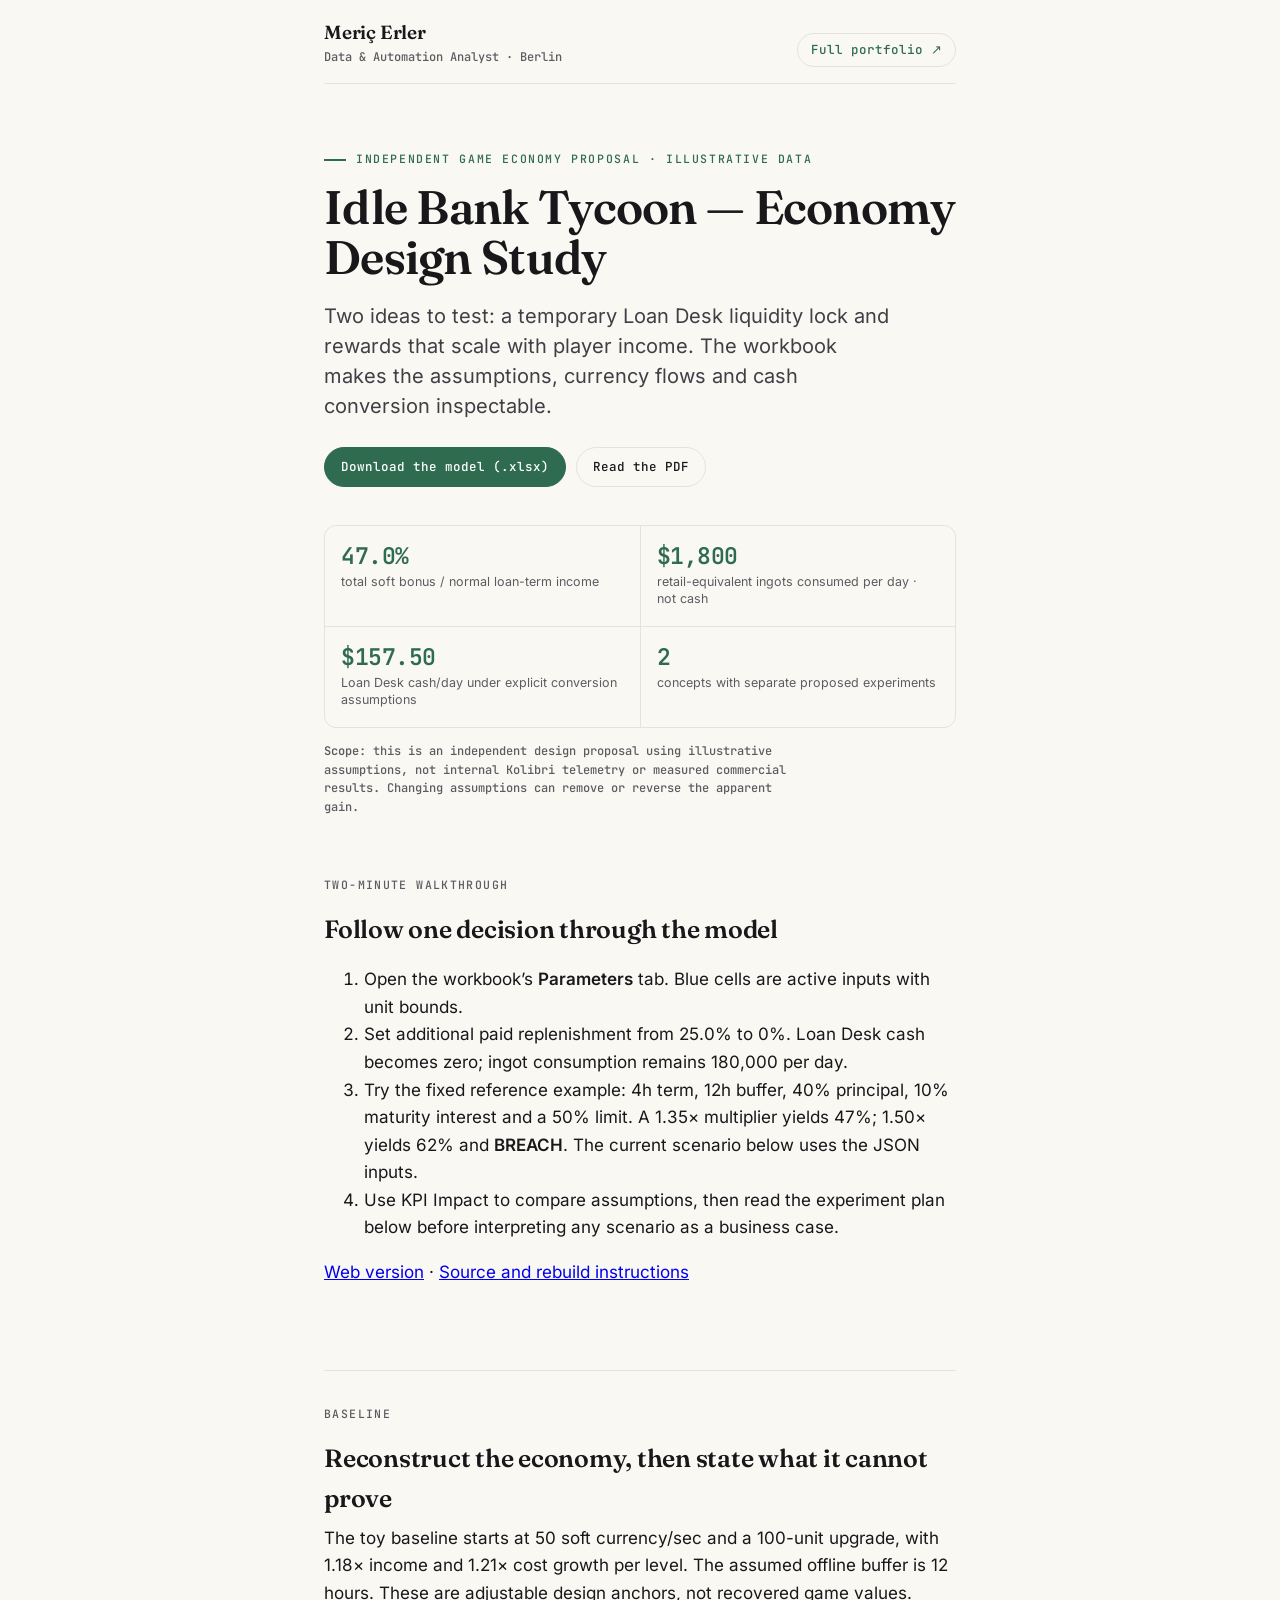
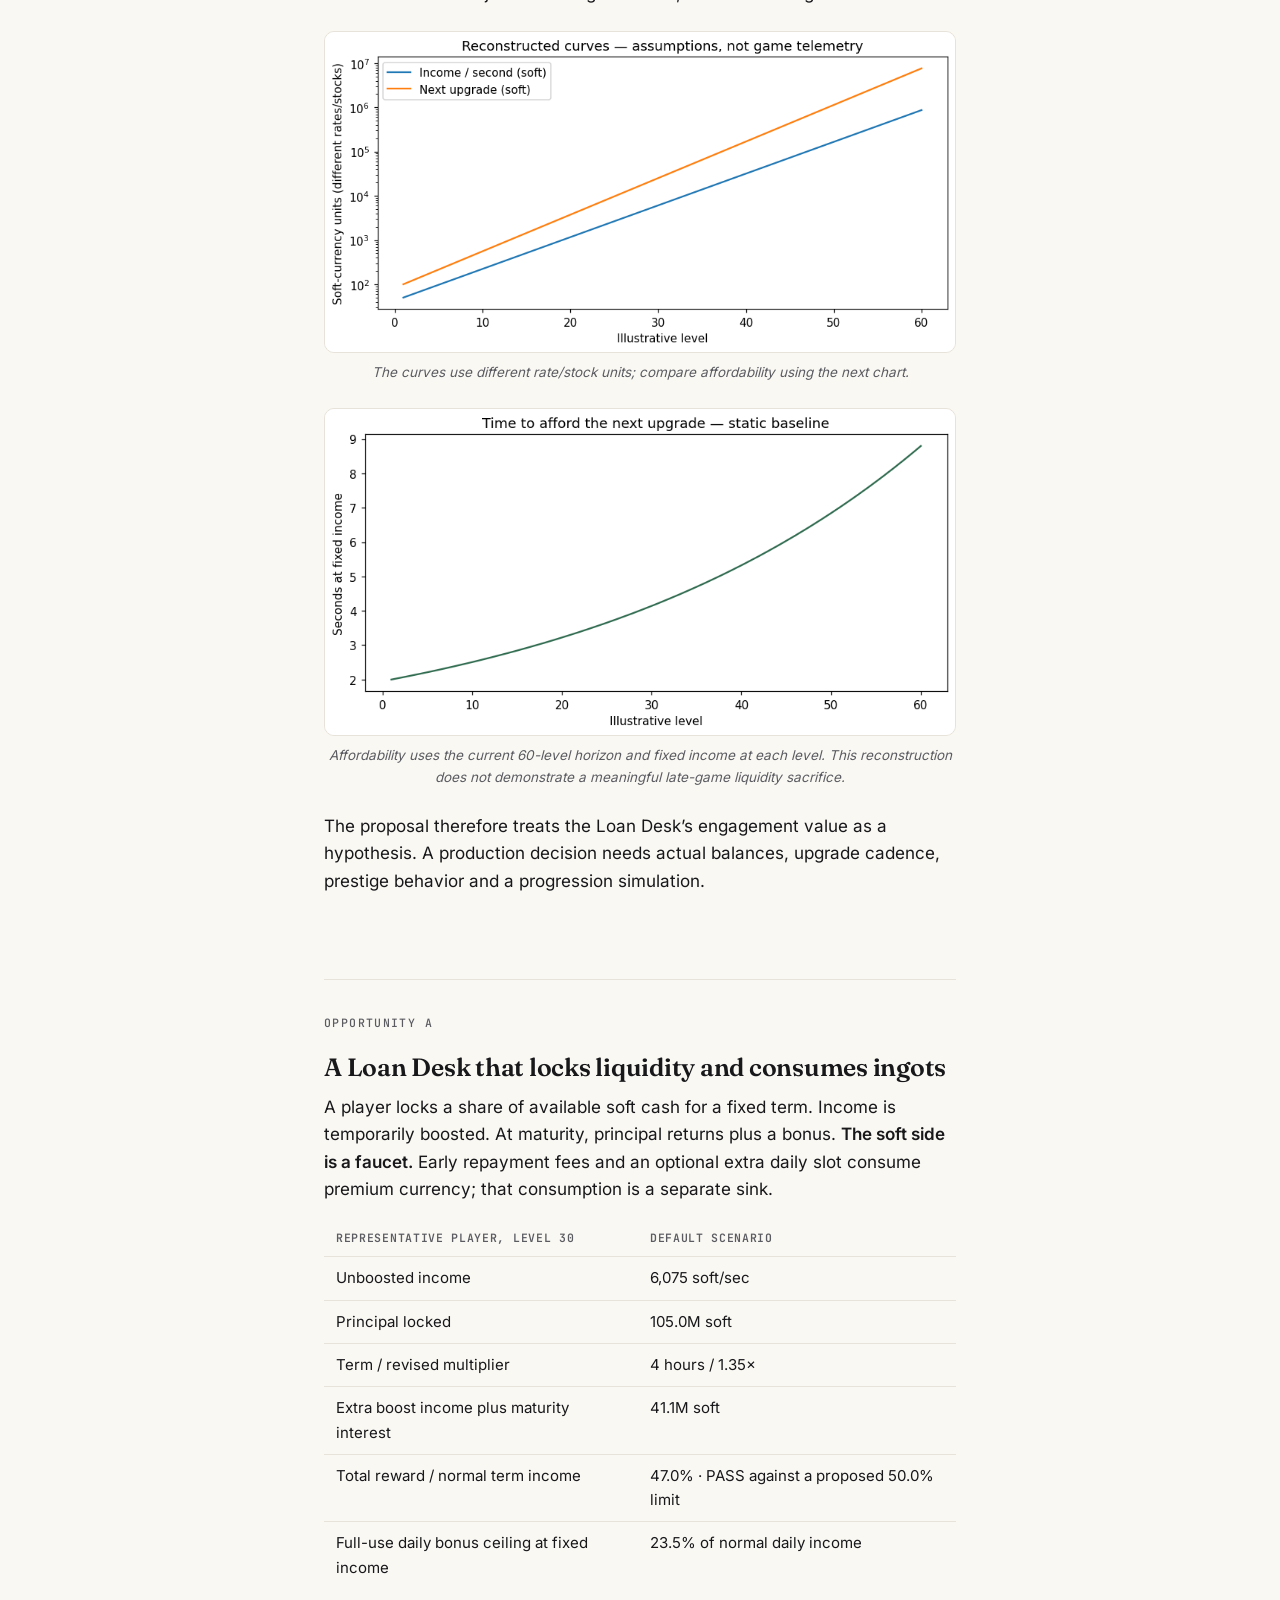
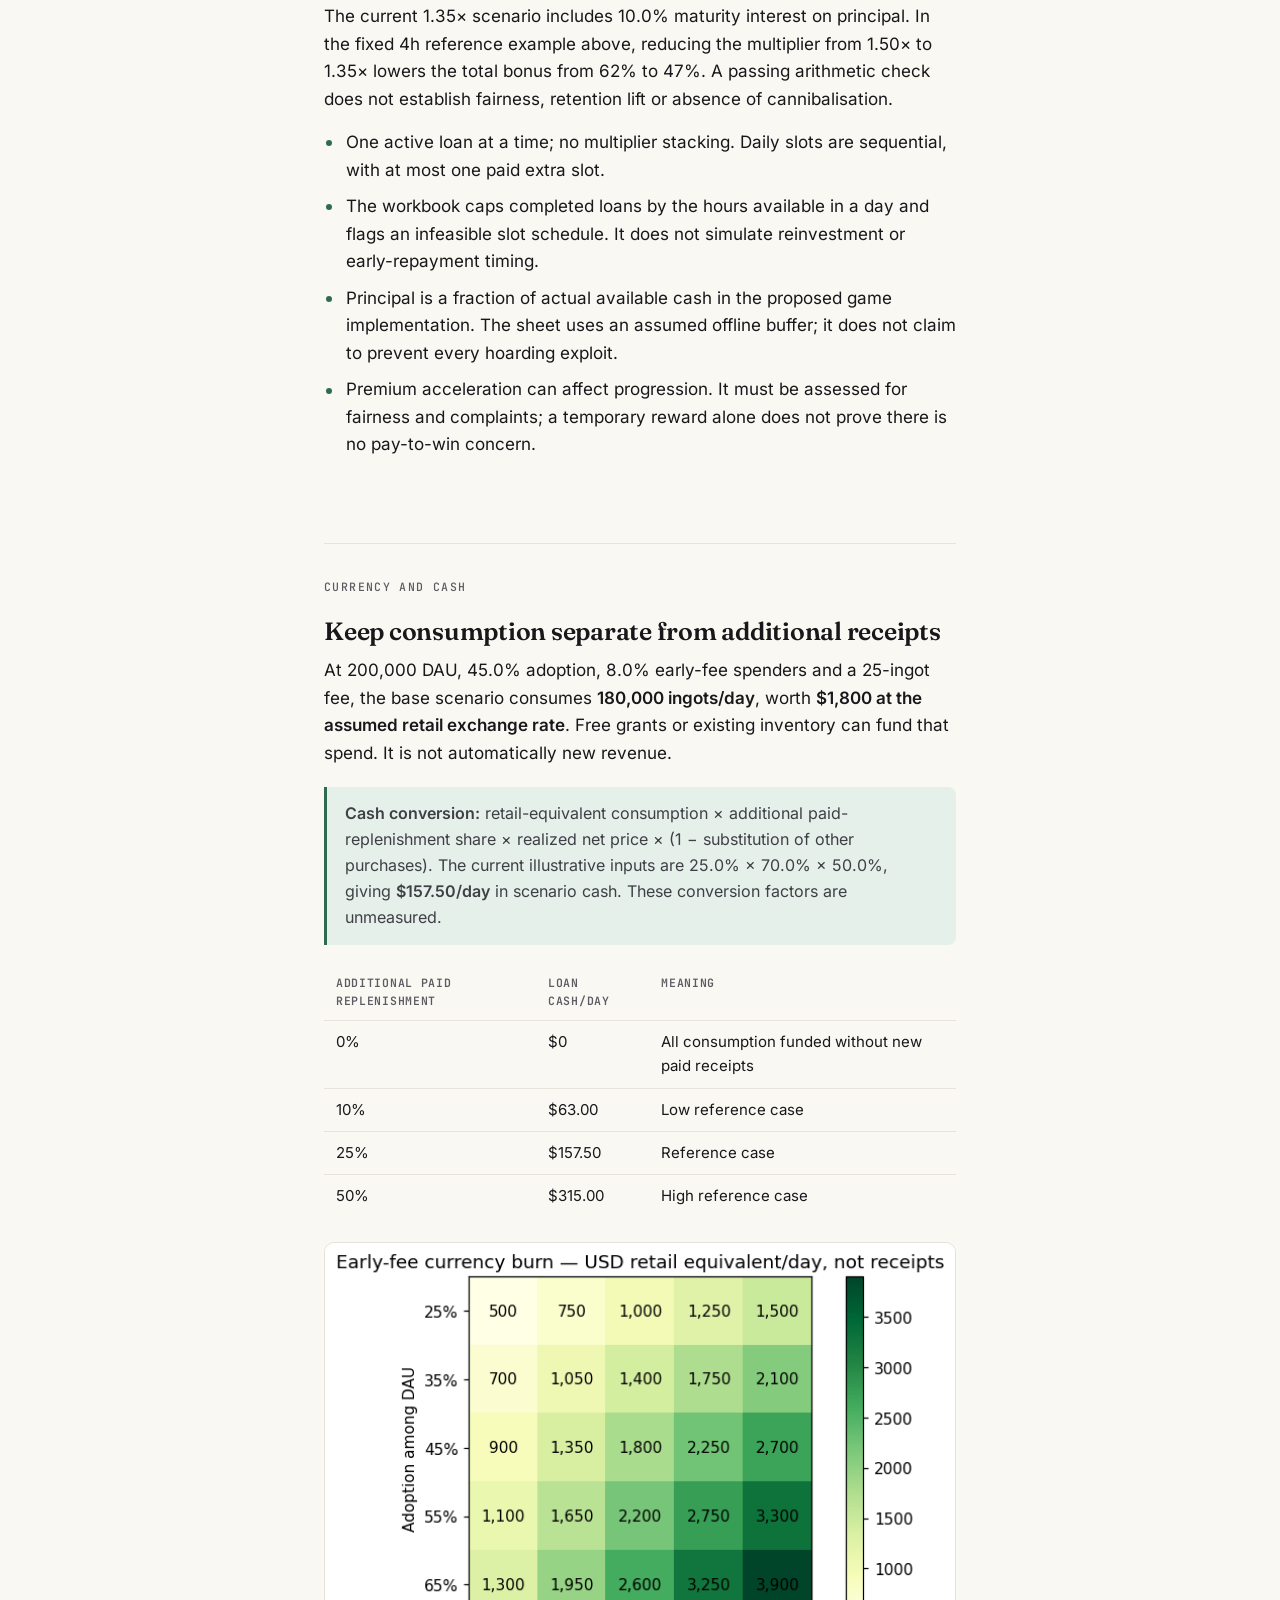
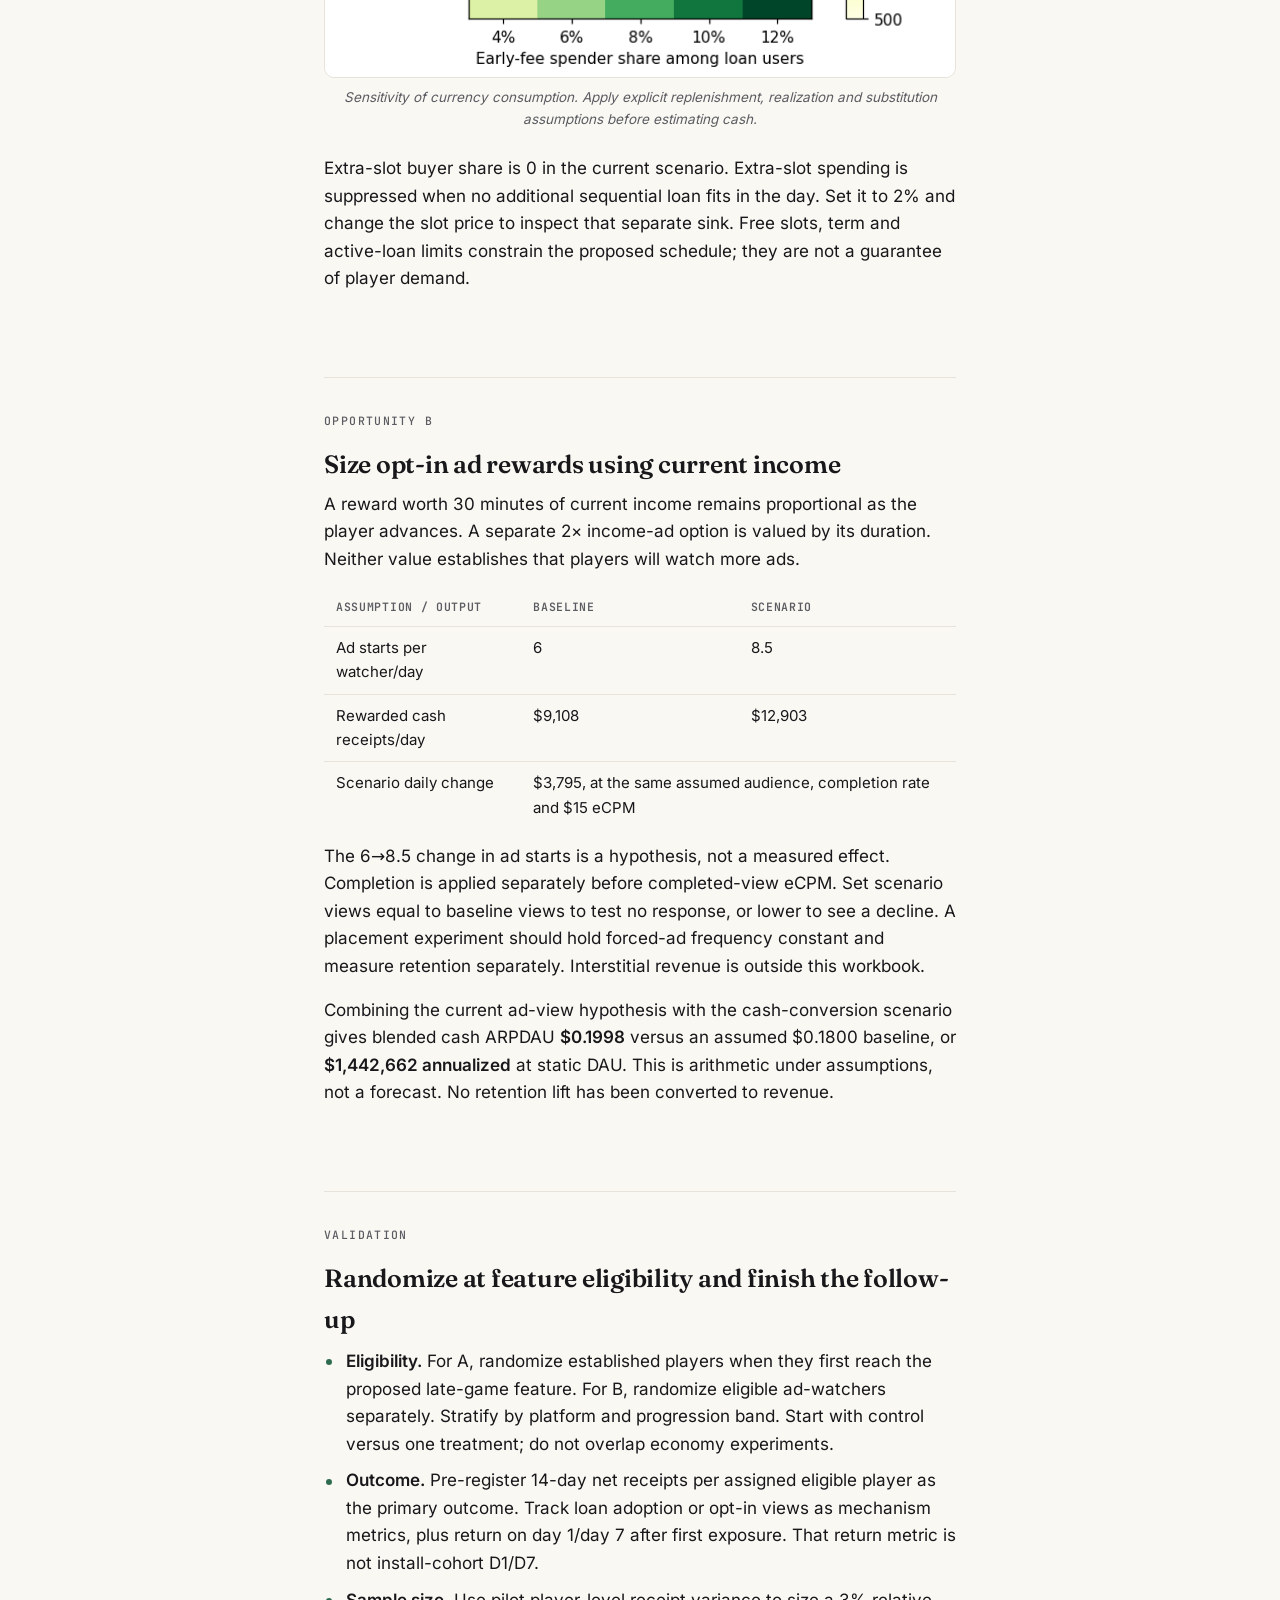
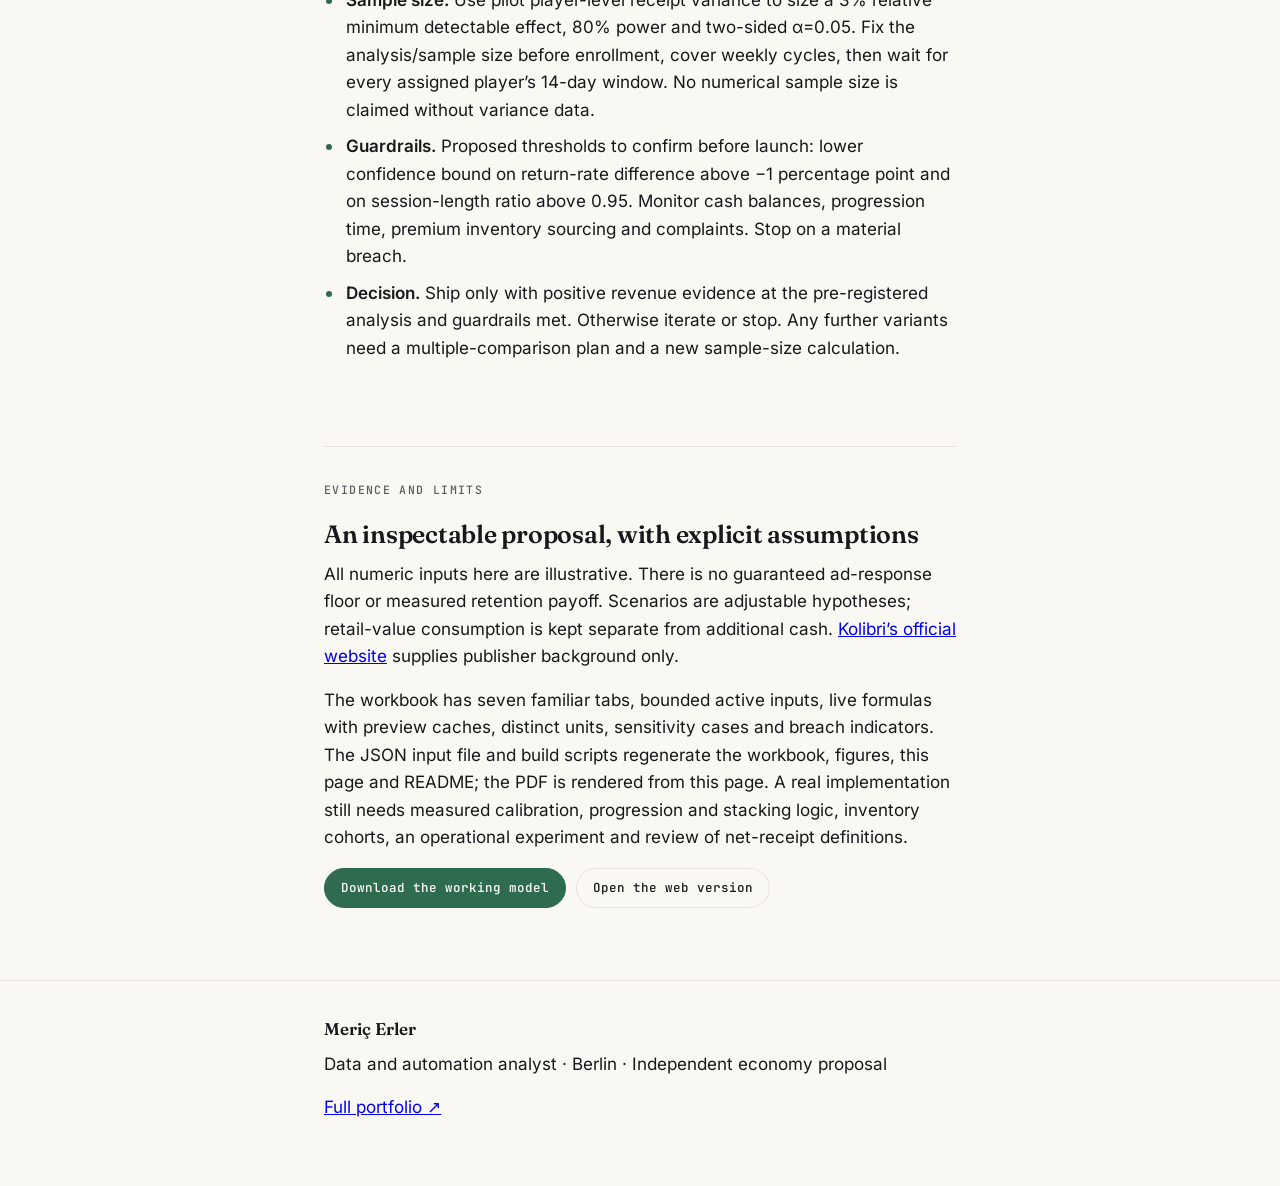
<file: index.html>
<!doctype html>
<html lang="en">
<head>
<meta charset="utf-8"><meta name="viewport" content="width=device-width,initial-scale=1">
<title>Idle Bank Tycoon — Economy Design Study · Meriç Erler</title>
<meta name="description" content="An independent economy proposal: a Loan Desk liquidity lock, income-scaled rewarded ads, an editable scenario workbook and a proposed experiment.">
<link rel="icon" href="data:image/svg+xml,%3Csvg xmlns='http://www.w3.org/2000/svg' viewBox='0 0 100 100'%3E%3Crect width='100' height='100' rx='20' fill='%232f6b4f'/%3E%3Ctext x='50' y='67' font-size='45' text-anchor='middle' fill='white'%3EME%3C/text%3E%3C/svg%3E"><link rel="stylesheet" href="fonts.css"><link rel="stylesheet" href="style.css">
</head>
<body>
<div class="wrap"><div class="masthead"><div><div class="name">Meriç Erler</div><div class="role">Data &amp; Automation Analyst · Berlin</div></div><a class="port-link" href="https://merogith.github.io/Portfolio/">Full portfolio ↗</a></div></div>
<header class="hero"><div class="wrap">
<div class="eyebrow">Independent game economy proposal · illustrative data</div>
<h1>Idle Bank Tycoon — Economy Design Study</h1>
<p class="lede">Two ideas to test: a temporary Loan Desk liquidity lock and rewards that scale with player income. The workbook makes the assumptions, currency flows and cash conversion inspectable.</p>
<div class="actions"><a class="btn primary" href="https://merogith.github.io/IdleBankTycoonCaseStudy/Idle_Bank_Tycoon_Economy_Model.xlsx">Download the model (.xlsx)</a><a class="btn" href="https://merogith.github.io/IdleBankTycoonCaseStudy/docs/case-study.pdf">Read the PDF</a></div>
<div class="metrics">
<div class="metric"><div class="v">47.0%</div><div class="k">total soft bonus / normal loan-term income</div></div>
<div class="metric"><div class="v">$1,800</div><div class="k">retail-equivalent ingots consumed per day · not cash</div></div>
<div class="metric"><div class="v">$157.50</div><div class="k">Loan Desk cash/day under explicit conversion assumptions</div></div>
<div class="metric"><div class="v">2</div><div class="k">concepts with separate proposed experiments</div></div>
</div>
<p class="hero-note"><strong>Scope:</strong> this is an independent design proposal using illustrative assumptions, not internal Kolibri telemetry or measured commercial results. Changing assumptions can remove or reverse the apparent gain.</p>
</div></header>
<main class="wrap">
<section><p class="kicker">Two-minute walkthrough</p><h2>Follow one decision through the model</h2>
<ol class="clean"><li>Open the workbook’s <strong>Parameters</strong> tab. Blue cells are active inputs with unit bounds.</li><li>Set additional paid replenishment from 25.0% to 0%. Loan Desk cash becomes zero; ingot consumption remains 180,000 per day.</li><li>Try the fixed reference example: 4h term, 12h buffer, 40% principal, 10% maturity interest and a 50% limit. A 1.35× multiplier yields 47%; 1.50× yields 62% and <strong>BREACH</strong>. The current scenario below uses the JSON inputs.</li><li>Use KPI Impact to compare assumptions, then read the experiment plan below before interpreting any scenario as a business case.</li></ol>
<p><a href="https://merogith.github.io/IdleBankTycoonCaseStudy/">Web version</a> · <a href="https://github.com/merogith/IdleBankTycoonCaseStudy">Source and rebuild instructions</a></p></section>

<section><p class="kicker">Baseline</p><h2>Reconstruct the economy, then state what it cannot prove</h2>
<p>The toy baseline starts at 50 soft currency/sec and a 100-unit upgrade, with 1.18× income and 1.21× cost growth per level. The assumed offline buffer is 12 hours. These are adjustable design anchors, not recovered game values.</p>
<figure><img src="charts/01-income-vs-cost.png" alt="Assumed per-level income rate and next upgrade cost on a log scale"><figcaption>The curves use different rate/stock units; compare affordability using the next chart.</figcaption></figure>
<figure><img src="charts/02-idle-cash-surplus.png" alt="Seconds to afford the next upgrade at each level under the assumed fixed income"><figcaption>Affordability uses the current 60-level horizon and fixed income at each level. This reconstruction does not demonstrate a meaningful late-game liquidity sacrifice.</figcaption></figure>
<p>The proposal therefore treats the Loan Desk’s engagement value as a hypothesis. A production decision needs actual balances, upgrade cadence, prestige behavior and a progression simulation.</p></section>

<section><p class="kicker">Opportunity A</p><h2>A Loan Desk that locks liquidity and consumes ingots</h2>
<p>A player locks a share of available soft cash for a fixed term. Income is temporarily boosted. At maturity, principal returns plus a bonus. <strong>The soft side is a faucet.</strong> Early repayment fees and an optional extra daily slot consume premium currency; that consumption is a separate sink.</p>
<table class="tbl"><thead><tr><th>Representative player, level 30</th><th>Default scenario</th></tr></thead><tbody>
<tr><td>Unboosted income</td><td>6,075 soft/sec</td></tr><tr><td>Principal locked</td><td>105.0M soft</td></tr><tr><td>Term / revised multiplier</td><td>4 hours / 1.35×</td></tr><tr><td>Extra boost income plus maturity interest</td><td>41.1M soft</td></tr><tr><td>Total reward / normal term income</td><td>47.0% · PASS against a proposed 50.0% limit</td></tr><tr><td>Full-use daily bonus ceiling at fixed income</td><td>23.5% of normal daily income</td></tr></tbody></table>
<p>The current 1.35× scenario includes 10.0% maturity interest on principal. In the fixed 4h reference example above, reducing the multiplier from 1.50× to 1.35× lowers the total bonus from 62% to 47%. A passing arithmetic check does not establish fairness, retention lift or absence of cannibalisation.</p>
<ul class="clean"><li>One active loan at a time; no multiplier stacking. Daily slots are sequential, with at most one paid extra slot.</li><li>The workbook caps completed loans by the hours available in a day and flags an infeasible slot schedule. It does not simulate reinvestment or early-repayment timing.</li><li>Principal is a fraction of actual available cash in the proposed game implementation. The sheet uses an assumed offline buffer; it does not claim to prevent every hoarding exploit.</li><li>Premium acceleration can affect progression. It must be assessed for fairness and complaints; a temporary reward alone does not prove there is no pay-to-win concern.</li></ul></section>

<section><p class="kicker">Currency and cash</p><h2>Keep consumption separate from additional receipts</h2>
<p>At 200,000 DAU, 45.0% adoption, 8.0% early-fee spenders and a 25-ingot fee, the base scenario consumes <strong>180,000 ingots/day</strong>, worth <strong>$1,800 at the assumed retail exchange rate</strong>. Free grants or existing inventory can fund that spend. It is not automatically new revenue.</p>
<div class="callout blue"><strong>Cash conversion:</strong> retail-equivalent consumption × additional paid-replenishment share × realized net price × (1 − substitution of other purchases). The current illustrative inputs are 25.0% × 70.0% × 50.0%, giving <strong>$157.50/day</strong> in scenario cash. These conversion factors are unmeasured.</div>
<table class="tbl"><thead><tr><th>Additional paid replenishment</th><th>Loan cash/day</th><th>Meaning</th></tr></thead><tbody><tr><td>0%</td><td>$0</td><td>All consumption funded without new paid receipts</td></tr><tr><td>10%</td><td>$63.00</td><td>Low reference case</td></tr><tr><td>25%</td><td>$157.50</td><td>Reference case</td></tr><tr><td>50%</td><td>$315.00</td><td>High reference case</td></tr></tbody></table>
<figure><img src="charts/03-loan-sensitivity.png" alt="Early repayment currency consumption by adoption and spender share, shown as retail-equivalent dollars per day"><figcaption>Sensitivity of currency consumption. Apply explicit replenishment, realization and substitution assumptions before estimating cash.</figcaption></figure>
<p>Extra-slot buyer share is 0 in the current scenario. Extra-slot spending is suppressed when no additional sequential loan fits in the day. Set it to 2% and change the slot price to inspect that separate sink. Free slots, term and active-loan limits constrain the proposed schedule; they are not a guarantee of player demand.</p></section>

<section><p class="kicker">Opportunity B</p><h2>Size opt-in ad rewards using current income</h2>
<p>A reward worth 30 minutes of current income remains proportional as the player advances. A separate 2× income-ad option is valued by its duration. Neither value establishes that players will watch more ads.</p>
<table class="tbl"><thead><tr><th>Assumption / output</th><th>Baseline</th><th>Scenario</th></tr></thead><tbody><tr><td>Ad starts per watcher/day</td><td>6</td><td>8.5</td></tr><tr><td>Rewarded cash receipts/day</td><td>$9,108</td><td>$12,903</td></tr><tr><td>Scenario daily change</td><td colspan="2">$3,795, at the same assumed audience, completion rate and $15 eCPM</td></tr></tbody></table>
<p>The 6→8.5 change in ad starts is a hypothesis, not a measured effect. Completion is applied separately before completed-view eCPM. Set scenario views equal to baseline views to test no response, or lower to see a decline. A placement experiment should hold forced-ad frequency constant and measure retention separately. Interstitial revenue is outside this workbook.</p>
<p>Combining the current ad-view hypothesis with the cash-conversion scenario gives blended cash ARPDAU <strong>$0.1998</strong> versus an assumed $0.1800 baseline, or <strong>$1,442,662 annualized</strong> at static DAU. This is arithmetic under assumptions, not a forecast. No retention lift has been converted to revenue.</p></section>

<section><p class="kicker">Validation</p><h2>Randomize at feature eligibility and finish the follow-up</h2>
<ul class="clean"><li><strong>Eligibility.</strong> For A, randomize established players when they first reach the proposed late-game feature. For B, randomize eligible ad-watchers separately. Stratify by platform and progression band. Start with control versus one treatment; do not overlap economy experiments.</li><li><strong>Outcome.</strong> Pre-register 14-day net receipts per assigned eligible player as the primary outcome. Track loan adoption or opt-in views as mechanism metrics, plus return on day 1/day 7 after first exposure. That return metric is not install-cohort D1/D7.</li><li><strong>Sample size.</strong> Use pilot player-level receipt variance to size a 3% relative minimum detectable effect, 80% power and two-sided α=0.05. Fix the analysis/sample size before enrollment, cover weekly cycles, then wait for every assigned player’s 14-day window. No numerical sample size is claimed without variance data.</li><li><strong>Guardrails.</strong> Proposed thresholds to confirm before launch: lower confidence bound on return-rate difference above −1 percentage point and on session-length ratio above 0.95. Monitor cash balances, progression time, premium inventory sourcing and complaints. Stop on a material breach.</li><li><strong>Decision.</strong> Ship only with positive revenue evidence at the pre-registered analysis and guardrails met. Otherwise iterate or stop. Any further variants need a multiple-comparison plan and a new sample-size calculation.</li></ul></section>

<section><p class="kicker">Evidence and limits</p><h2>An inspectable proposal, with explicit assumptions</h2>
<p>All numeric inputs here are illustrative. There is no guaranteed ad-response floor or measured retention payoff. Scenarios are adjustable hypotheses; retail-value consumption is kept separate from additional cash. <a href="https://www.kolibrigames.com/">Kolibri’s official website</a> supplies publisher background only.</p>
<p>The workbook has seven familiar tabs, bounded active inputs, live formulas with preview caches, distinct units, sensitivity cases and breach indicators. The JSON input file and build scripts regenerate the workbook, figures, this page and README; the PDF is rendered from this page. A real implementation still needs measured calibration, progression and stacking logic, inventory cohorts, an operational experiment and review of net-receipt definitions.</p>
<div class="actions"><a class="btn primary" href="https://merogith.github.io/IdleBankTycoonCaseStudy/Idle_Bank_Tycoon_Economy_Model.xlsx">Download the working model</a><a class="btn" href="https://merogith.github.io/IdleBankTycoonCaseStudy/">Open the web version</a></div></section>
</main>
<footer><div class="wrap"><div class="about-name">Meriç Erler</div><p>Data and automation analyst · Berlin · Independent economy proposal</p><a href="https://merogith.github.io/Portfolio/">Full portfolio ↗</a></div></footer>
</body></html>
</file>
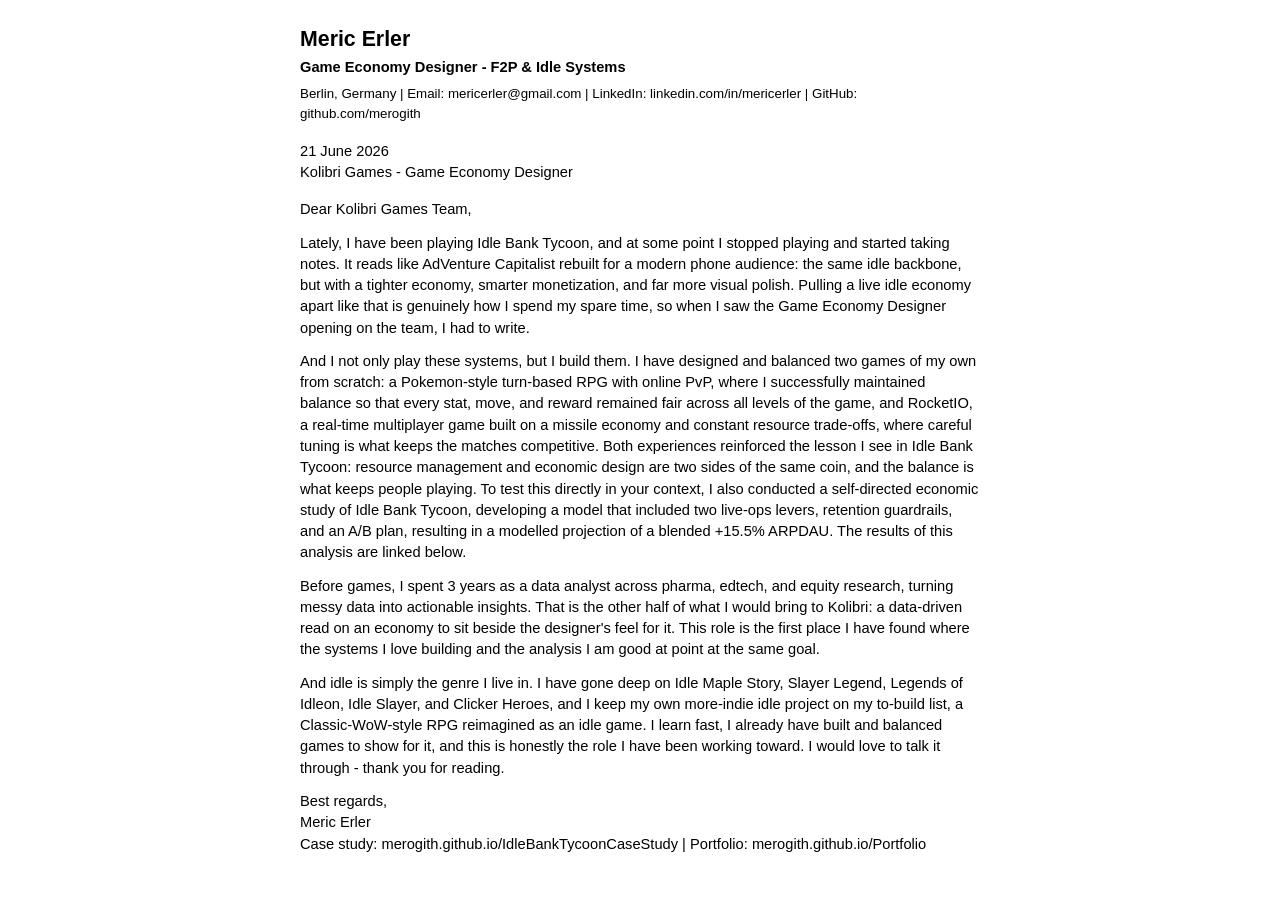
<file: cover-letter-ats.html>
<!DOCTYPE html>
<!-- ATS mirror of cover-letter.html. Facts derive from Portfolio/MASTER-CV.md; keep in sync. -->
<html lang="en">
<head>
<meta charset="utf-8">
<title>Meric Erler - Cover Letter - Game Economy Designer, Kolibri Games</title>
<style>
  /* ATS-plain: single column, standard fonts, no tables/columns/graphics. */
  body{font-family:Arial,Helvetica,sans-serif;font-size:11pt;line-height:1.45;color:#000;max-width:680px;margin:24px auto;padding:0 16px;}
  h1{font-size:16pt;margin:0 0 2px;}
  .title{font-size:11pt;font-weight:bold;margin:0 0 6px;}
  .contact{font-size:10pt;margin:0 0 18px;}
  .meta{margin:0 0 16px;}
  p{margin:0 0 12px;}
</style>
</head>
<body>

<h1>Meric Erler</h1>
<p class="title">Game Economy Designer - F2P &amp; Idle Systems</p>
<p class="contact">
Berlin, Germany | Email: mericerler@gmail.com | LinkedIn: linkedin.com/in/mericerler | GitHub: github.com/merogith
</p>

<p class="meta">
21 June 2026<br>
Kolibri Games - Game Economy Designer
</p>

<p>Dear Kolibri Games Team,</p>

<p>
Lately, I have been playing Idle Bank Tycoon, and at some point I stopped playing and started taking
notes. It reads like AdVenture Capitalist rebuilt for a modern phone audience: the same idle backbone,
but with a tighter economy, smarter monetization, and far more visual polish. Pulling a live idle
economy apart like that is genuinely how I spend my spare time, so when I saw the Game Economy Designer
opening on the team, I had to write.
</p>

<p>
And I not only play these systems, but I build them. I have designed and balanced two games of my own
from scratch: a Pokemon-style turn-based RPG with online PvP, where I successfully maintained balance so
that every stat, move, and reward remained fair across all levels of the game, and RocketIO, a real-time
multiplayer game built on a missile economy and constant resource trade-offs, where careful tuning is
what keeps the matches competitive. Both experiences reinforced the lesson I see in Idle Bank Tycoon:
resource management and economic design are two sides of the same coin, and the balance is what keeps
people playing. To test this directly in your context, I also conducted a self-directed economic study
of Idle Bank Tycoon, developing a model that included two live-ops levers, retention guardrails, and an
A/B plan, resulting in a modelled projection of a blended +15.5% ARPDAU. The results of this analysis
are linked below.
</p>

<p>
Before games, I spent 3 years as a data analyst across pharma, edtech, and equity research, turning
messy data into actionable insights. That is the other half of what I would bring to Kolibri: a
data-driven read on an economy to sit beside the designer's feel for it. This role is the first place I
have found where the systems I love building and the analysis I am good at point at the same goal.
</p>

<p>
And idle is simply the genre I live in. I have gone deep on Idle Maple Story, Slayer Legend, Legends of
Idleon, Idle Slayer, and Clicker Heroes, and I keep my own more-indie idle project on my to-build list,
a Classic-WoW-style RPG reimagined as an idle game. I learn fast, I already have built and balanced
games to show for it, and this is honestly the role I have been working toward. I would love to talk it
through - thank you for reading.
</p>

<p>
Best regards,<br>
Meric Erler<br>
Case study: merogith.github.io/IdleBankTycoonCaseStudy | Portfolio: merogith.github.io/Portfolio
</p>

</body>
</html>
</file>
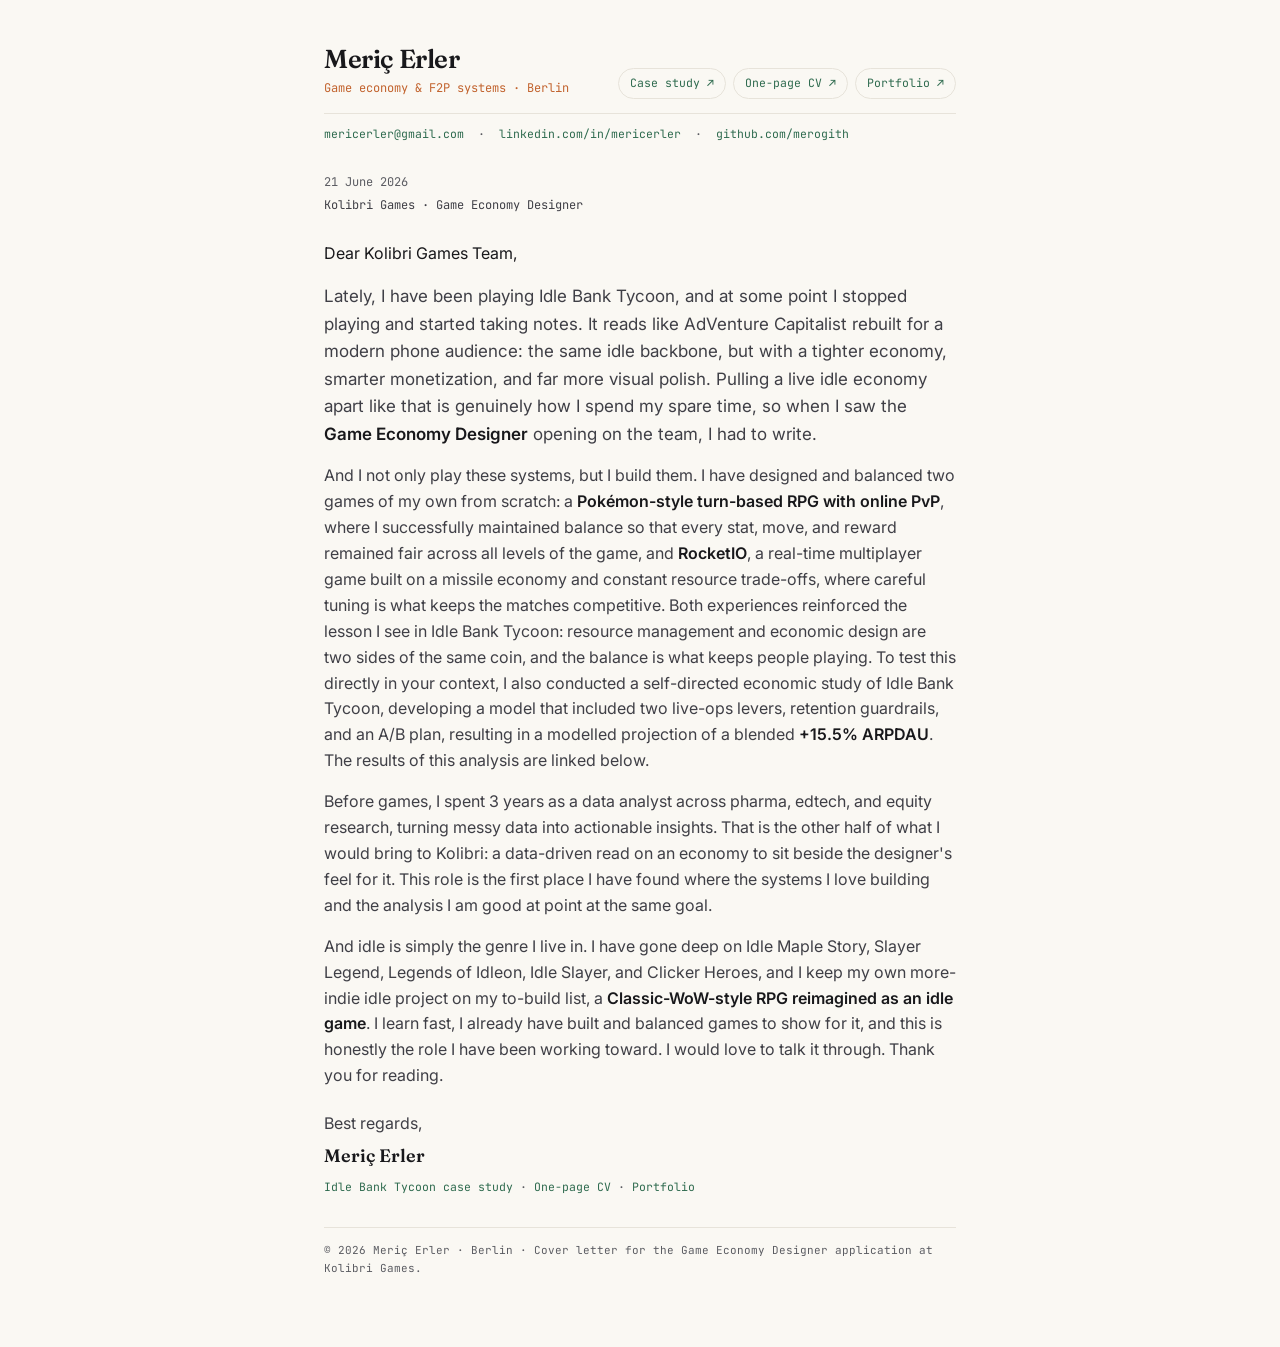
<file: cover-letter.html>
<!DOCTYPE html>
<!-- Facts here derive from Portfolio/MASTER-CV.md (the master CV + application system).
     If a fact changes, update MASTER-CV.md first. This is the tailored Kolibri cover
     letter; cover-letter-ats.html mirrors it for parsers. -->
<html lang="en">
<head>
<meta charset="utf-8">
<meta name="viewport" content="width=device-width, initial-scale=1.0">
<title>Meriç Erler — Cover Letter · Game Economy Designer, Kolibri Games</title>
<meta name="description" content="Cover letter from Meriç Erler for the Game Economy Designer role at Kolibri Games.">
<meta name="author" content="Meriç Erler">
<meta name="robots" content="noindex">
<link rel="icon" href="data:image/svg+xml,<svg xmlns='http://www.w3.org/2000/svg' viewBox='0 0 100 100'><rect width='100' height='100' rx='20' fill='%232f6b4f'/><text x='50' y='68' font-family='Georgia,serif' font-size='44' fill='%23faf8f3' text-anchor='middle'>ME</text></svg>">
<link rel="preconnect" href="https://fonts.googleapis.com">
<link rel="preconnect" href="https://fonts.gstatic.com" crossorigin>
<link href="https://fonts.googleapis.com/css2?family=Fraunces:opsz,wght@9..144,400..600&family=Inter:wght@400;500;600;700&family=JetBrains+Mono:wght@500;600&display=swap" rel="stylesheet">
<style>
  /* ===========================================================
     Cover letter — self-contained, matches the case-study and CV
     letterhead. Lean, one page. Print → Save as PDF → A4.
     =========================================================== */
  :root{
    --ink:#18181b; --ink-soft:#3f3f46; --muted:#5b5c62;
    --paper:#faf8f3; --line:#e7e3da; --chip:#f3f1ea;
    --blue:#2f6b4f; --blue-deep:#245a40; --clay:#c2632e;
    --display:"Fraunces",Georgia,"Times New Roman",serif;
    --body:"Inter",system-ui,-apple-system,"Segoe UI",Roboto,sans-serif;
    --mono:"JetBrains Mono",ui-monospace,SFMono-Regular,Menlo,monospace;
  }
  *{box-sizing:border-box;margin:0;padding:0}
  html{-webkit-text-size-adjust:100%}
  body{
    background:var(--paper);color:var(--ink);
    font-family:var(--body);font-size:16px;line-height:1.62;
    -webkit-font-smoothing:antialiased;text-rendering:optimizeLegibility;
  }
  .wrap{max-width:680px;margin:0 auto;padding:46px 24px 70px}
  a{color:inherit;text-decoration:none}
  strong{font-weight:600}

  /* masthead */
  .masthead{display:flex;align-items:flex-end;justify-content:space-between;gap:16px;flex-wrap:wrap;padding-bottom:14px;border-bottom:1px solid var(--line)}
  .masthead h1{font-family:var(--display);font-weight:600;font-size:26px;letter-spacing:-.015em;line-height:1.05;margin-bottom:6px}
  .role{font-family:var(--mono);font-size:12px;color:var(--clay)}
  .links{display:flex;flex-wrap:wrap;gap:7px;justify-content:flex-end}
  .links a{font-family:var(--mono);font-size:11.5px;color:var(--blue);border:1px solid var(--line);border-radius:999px;padding:5px 11px;white-space:nowrap}
  .links a:hover{border-color:var(--blue);background:#e6f0ea}
  .contact{font-family:var(--mono);font-size:11.5px;color:var(--muted);margin-top:11px;display:flex;flex-wrap:wrap;gap:4px 14px}
  .contact a{color:var(--blue)}

  /* letter body */
  .meta{font-family:var(--mono);font-size:12px;color:var(--muted);margin:30px 0 26px;display:flex;flex-direction:column;gap:3px}
  .meta .to{color:var(--ink-soft)}
  .salute{font-size:16px;margin-bottom:16px}
  p.body{color:var(--ink-soft);margin-bottom:15px}
  p.body strong{color:var(--ink)}
  .lead{font-size:17px;color:var(--ink)}
  .signoff{margin-top:22px}
  .signoff .name{font-family:var(--display);font-weight:600;font-size:18px;color:var(--ink);margin-top:4px}
  .signoff .links-inline{font-family:var(--mono);font-size:11.5px;color:var(--muted);margin-top:8px}
  .signoff .links-inline a{color:var(--blue)}
  .signoff .links-inline a:hover{text-decoration:underline}

  footer{margin-top:30px;padding-top:14px;border-top:1px solid var(--line);font-family:var(--mono);font-size:11px;color:var(--muted)}

  :focus-visible{outline:2px solid var(--blue);outline-offset:3px;border-radius:3px}
  @media(prefers-reduced-motion:reduce){*{transition:none!important}}

  /* ---- PRINT: one A4 sheet ---- */
  @media print{
    @page{size:A4;margin:18mm 20mm}
    body{background:#fff;font-size:10.6pt;line-height:1.5}
    .wrap{max-width:none;margin:0;padding:0}
    .links{display:none}
    a{color:#18181b}
    .contact a,.signoff .links-inline a{color:#18181b}
    .meta{margin:24px 0 22px}
    p.body{break-inside:avoid}
  }
</style>
</head>
<body>
<div class="wrap">

  <!-- ===== MASTHEAD ===== -->
  <header class="masthead">
    <div>
      <h1>Meriç Erler</h1>
      <div class="role">Game economy &amp; F2P systems · Berlin</div>
    </div>
    <nav class="links" aria-label="Documents">
      <a href="https://merogith.github.io/IdleBankTycoonCaseStudy/">Case study ↗</a>
      <a href="cv.html">One-page CV ↗</a>
      <a href="https://merogith.github.io/Portfolio/">Portfolio ↗</a>
    </nav>
  </header>
  <div class="contact">
    <a href="mailto:mericerler@gmail.com">mericerler@gmail.com</a>
    <span>·</span><a href="https://www.linkedin.com/in/mericerler">linkedin.com/in/mericerler</a>
    <span>·</span><a href="https://github.com/merogith">github.com/merogith</a>
  </div>

  <!-- ===== LETTER ===== -->
  <div class="meta">
    <span>21 June 2026</span>
    <span class="to">Kolibri Games · Game Economy Designer</span>
  </div>

  <p class="salute">Dear Kolibri Games Team,</p>

  <p class="body lead">
    Lately, I have been playing Idle Bank Tycoon, and at some point I stopped playing and started
    taking notes. It reads like AdVenture Capitalist rebuilt for a modern phone audience: the same
    idle backbone, but with a tighter economy, smarter monetization, and far more visual polish.
    Pulling a live idle economy apart like that is genuinely how I spend my spare time, so when I saw
    the <strong>Game Economy Designer</strong> opening on the team, I had to write.
  </p>

  <p class="body">
    And I not only play these systems, but I build them. I have designed and balanced two games of my
    own from scratch: a <strong>Pokémon-style turn-based RPG with online PvP</strong>, where I
    successfully maintained balance so that every stat, move, and reward remained fair across all
    levels of the game, and <strong>RocketIO</strong>, a real-time multiplayer game built on a missile
    economy and constant resource trade-offs, where careful tuning is what keeps the matches
    competitive. Both experiences reinforced the lesson I see in Idle Bank Tycoon: resource management
    and economic design are two sides of the same coin, and the balance is what keeps people playing.
    To test this directly in your context, I also conducted a self-directed economic study of Idle Bank
    Tycoon, developing a model that included two live-ops levers, retention guardrails, and an A/B plan,
    resulting in a modelled projection of a blended <strong>+15.5% ARPDAU</strong>. The results of this
    analysis are linked below.
  </p>

  <p class="body">
    Before games, I spent 3 years as a data analyst across pharma, edtech, and equity research, turning
    messy data into actionable insights. That is the other half of what I would bring to Kolibri: a
    data-driven read on an economy to sit beside the designer's feel for it. This role is the first
    place I have found where the systems I love building and the analysis I am good at point at the same
    goal.
  </p>

  <p class="body">
    And idle is simply the genre I live in. I have gone deep on Idle Maple Story, Slayer Legend, Legends
    of Idleon, Idle Slayer, and Clicker Heroes, and I keep my own more-indie idle project on my to-build
    list, a <strong>Classic-WoW-style RPG reimagined as an idle game</strong>. I learn fast, I already
    have built and balanced games to show for it, and this is honestly the role I have been working
    toward. I would love to talk it through. Thank you for reading.
  </p>

  <div class="signoff">
    <p class="body" style="margin-bottom:0">Best regards,</p>
    <div class="name">Meriç Erler</div>
    <div class="links-inline">
      <a href="https://merogith.github.io/IdleBankTycoonCaseStudy/">Idle Bank Tycoon case study</a> ·
      <a href="cv.html">One-page CV</a> ·
      <a href="https://merogith.github.io/Portfolio/">Portfolio</a>
    </div>
  </div>

  <footer>© 2026 Meriç Erler · Berlin · Cover letter for the Game Economy Designer application at Kolibri Games.</footer>

</div>
</body>
</html>
</file>
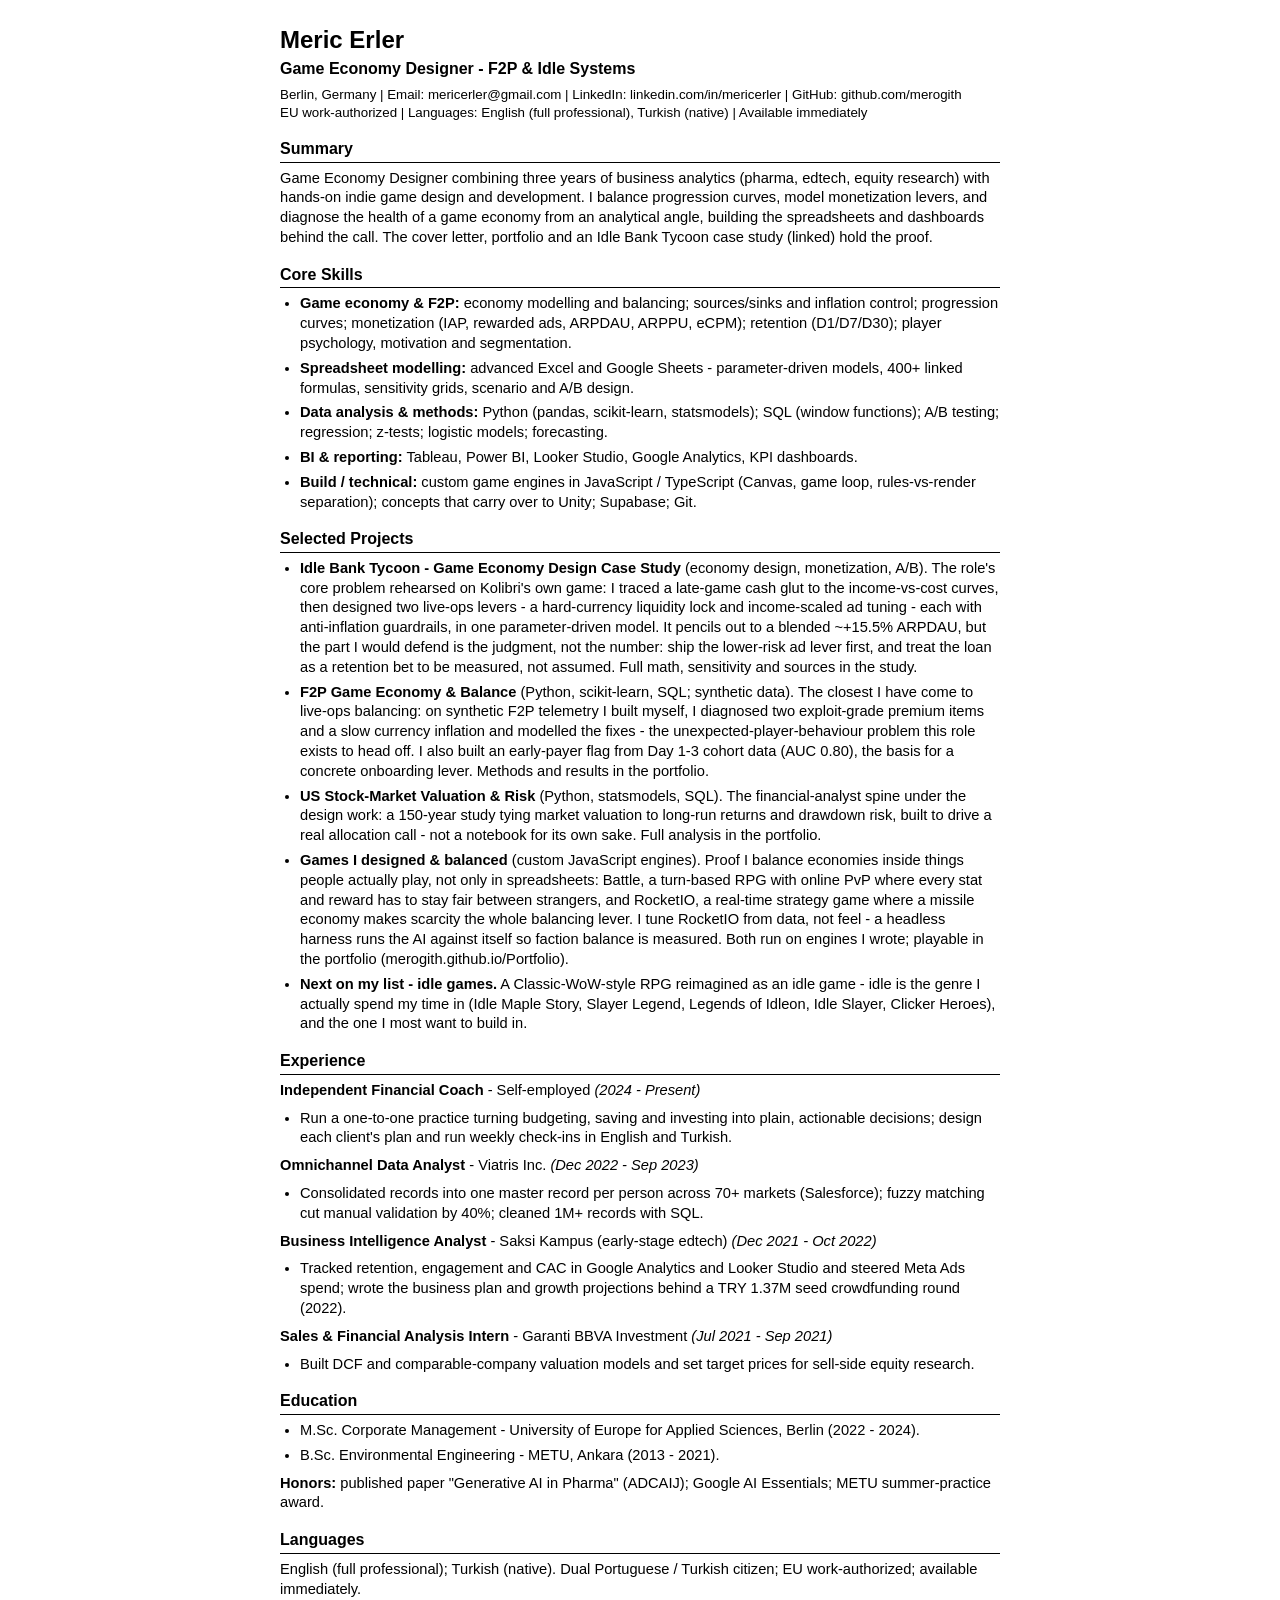
<file: cv-ats.html>
<!DOCTYPE html>
<!-- ATS mirror of cv.html. Facts derive from Portfolio/MASTER-CV.md; keep in sync with cv.html. -->
<html lang="en">
<head>
<meta charset="utf-8">
<title>Meric Erler - CV - Game Economy Designer</title>
<style>
  /* ATS-plain: single column, standard fonts, no tables/columns/graphics. */
  body{font-family:Arial,Helvetica,sans-serif;font-size:11pt;line-height:1.35;color:#000;max-width:720px;margin:24px auto;padding:0 16px;}
  h1{font-size:18pt;margin:0 0 2px;}
  .title{font-size:12pt;font-weight:bold;margin:0 0 6px;}
  .contact{font-size:10pt;margin:0 0 14px;}
  h2{font-size:12pt;margin:16px 0 6px;border-bottom:1px solid #000;padding-bottom:2px;}
  p{margin:0 0 8px;}
  ul{margin:0 0 8px;padding-left:20px;}
  li{margin:0 0 5px;}
  .job{font-weight:bold;}
  .meta{font-style:italic;}
</style>
</head>
<body>

<h1>Meric Erler</h1>
<p class="title">Game Economy Designer - F2P &amp; Idle Systems</p>
<p class="contact">
Berlin, Germany | Email: mericerler@gmail.com | LinkedIn: linkedin.com/in/mericerler | GitHub: github.com/merogith<br>
EU work-authorized | Languages: English (full professional), Turkish (native) | Available immediately
</p>

<h2>Summary</h2>
<p>
Game Economy Designer combining three years of business analytics (pharma, edtech, equity research) with
hands-on indie game design and development. I balance progression curves, model monetization levers, and
diagnose the health of a game economy from an analytical angle, building the spreadsheets and dashboards
behind the call. The cover letter, portfolio and an Idle Bank Tycoon case study (linked) hold the proof.
</p>

<h2>Core Skills</h2>
<ul>
  <li><b>Game economy &amp; F2P:</b> economy modelling and balancing; sources/sinks and inflation control;
      progression curves; monetization (IAP, rewarded ads, ARPDAU, ARPPU, eCPM); retention (D1/D7/D30);
      player psychology, motivation and segmentation.</li>
  <li><b>Spreadsheet modelling:</b> advanced Excel and Google Sheets - parameter-driven models, 400+
      linked formulas, sensitivity grids, scenario and A/B design.</li>
  <li><b>Data analysis &amp; methods:</b> Python (pandas, scikit-learn, statsmodels); SQL (window functions);
      A/B testing; regression; z-tests; logistic models; forecasting.</li>
  <li><b>BI &amp; reporting:</b> Tableau, Power BI, Looker Studio, Google Analytics, KPI dashboards.</li>
  <li><b>Build / technical:</b> custom game engines in JavaScript / TypeScript (Canvas, game loop,
      rules-vs-render separation); concepts that carry over to Unity; Supabase; Git.</li>
</ul>

<h2>Selected Projects</h2>
<ul>
  <li><b>Idle Bank Tycoon - Game Economy Design Case Study</b> (economy design, monetization, A/B).
      The role's core problem rehearsed on Kolibri's own game: I traced a late-game cash glut to the
      income-vs-cost curves, then designed two live-ops levers - a hard-currency liquidity lock and
      income-scaled ad tuning - each with anti-inflation guardrails, in one parameter-driven model. It
      pencils out to a blended ~+15.5% ARPDAU, but the part I would defend is the judgment, not the number:
      ship the lower-risk ad lever first, and treat the loan as a retention bet to be measured, not assumed.
      Full math, sensitivity and sources in the study.</li>
  <li><b>F2P Game Economy &amp; Balance</b> (Python, scikit-learn, SQL; synthetic data). The closest I have
      come to live-ops balancing: on synthetic F2P telemetry I built myself, I diagnosed two exploit-grade
      premium items and a slow currency inflation and modelled the fixes - the unexpected-player-behaviour
      problem this role exists to head off. I also built an early-payer flag from Day 1-3 cohort data
      (AUC 0.80), the basis for a concrete onboarding lever. Methods and results in the portfolio.</li>
  <li><b>US Stock-Market Valuation &amp; Risk</b> (Python, statsmodels, SQL). The financial-analyst spine
      under the design work: a 150-year study tying market valuation to long-run returns and drawdown risk,
      built to drive a real allocation call - not a notebook for its own sake. Full analysis in the
      portfolio.</li>
  <li><b>Games I designed &amp; balanced</b> (custom JavaScript engines). Proof I balance economies inside
      things people actually play, not only in spreadsheets: Battle, a turn-based RPG with online PvP where
      every stat and reward has to stay fair between strangers, and RocketIO, a real-time strategy game
      where a missile economy makes scarcity the whole balancing lever. I tune RocketIO from data, not feel
      - a headless harness runs the AI against itself so faction balance is measured. Both run on engines I
      wrote; playable in the portfolio (merogith.github.io/Portfolio).</li>
  <li><b>Next on my list - idle games.</b> A Classic-WoW-style RPG reimagined as an idle game - idle is the
      genre I actually spend my time in (Idle Maple Story, Slayer Legend, Legends of Idleon, Idle Slayer,
      Clicker Heroes), and the one I most want to build in.</li>
</ul>

<h2>Experience</h2>
<p><span class="job">Independent Financial Coach</span> - Self-employed <span class="meta">(2024 - Present)</span></p>
<ul>
  <li>Run a one-to-one practice turning budgeting, saving and investing into plain, actionable decisions;
      design each client's plan and run weekly check-ins in English and Turkish.</li>
</ul>

<p><span class="job">Omnichannel Data Analyst</span> - Viatris Inc. <span class="meta">(Dec 2022 - Sep 2023)</span></p>
<ul>
  <li>Consolidated records into one master record per person across 70+ markets (Salesforce); fuzzy
      matching cut manual validation by 40%; cleaned 1M+ records with SQL.</li>
</ul>

<p><span class="job">Business Intelligence Analyst</span> - Saksi Kampus (early-stage edtech) <span class="meta">(Dec 2021 - Oct 2022)</span></p>
<ul>
  <li>Tracked retention, engagement and CAC in Google Analytics and Looker Studio and steered Meta Ads
      spend; wrote the business plan and growth projections behind a TRY 1.37M seed crowdfunding round (2022).</li>
</ul>

<p><span class="job">Sales &amp; Financial Analysis Intern</span> - Garanti BBVA Investment <span class="meta">(Jul 2021 - Sep 2021)</span></p>
<ul>
  <li>Built DCF and comparable-company valuation models and set target prices for sell-side equity research.</li>
</ul>

<h2>Education</h2>
<ul>
  <li>M.Sc. Corporate Management - University of Europe for Applied Sciences, Berlin (2022 - 2024).</li>
  <li>B.Sc. Environmental Engineering - METU, Ankara (2013 - 2021).</li>
</ul>
<p><b>Honors:</b> published paper "Generative AI in Pharma" (ADCAIJ); Google AI Essentials;
METU summer-practice award.</p>

<h2>Languages</h2>
<p>English (full professional); Turkish (native). Dual Portuguese / Turkish citizen; EU work-authorized;
available immediately.</p>

</body>
</html>
</file>
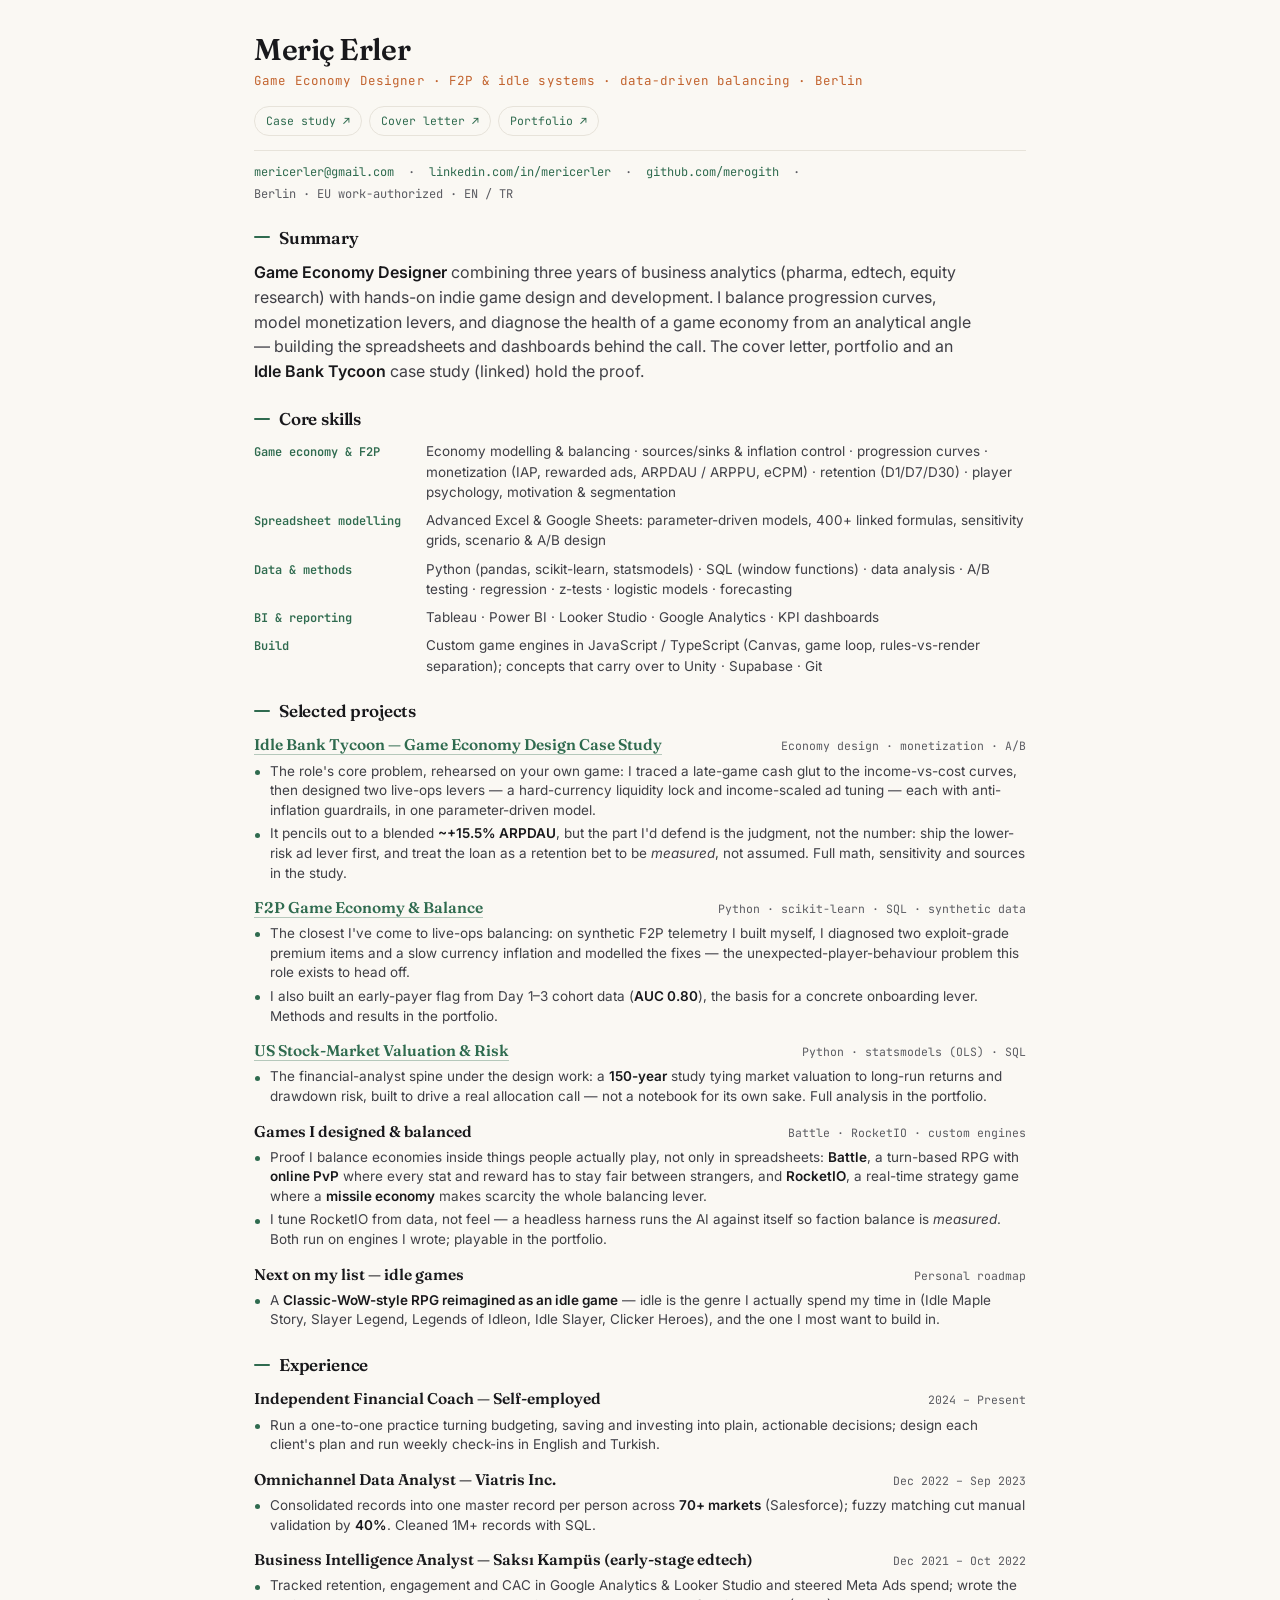
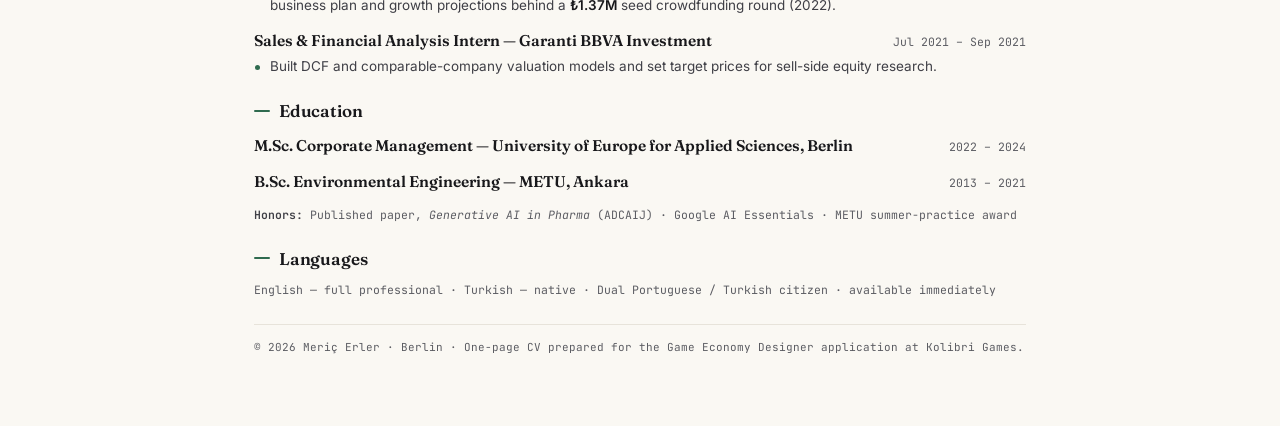
<file: cv.html>
<!DOCTYPE html>
<!-- Facts here derive from Portfolio/MASTER-CV.md (the master CV + application system).
     If a number/date/title changes, update MASTER-CV.md first. This is the tailored
     Kolibri "Game Economy Designer" one-pager; cv-ats.html mirrors it for parsers. -->
<html lang="en">
<head>
<meta charset="utf-8">
<meta name="viewport" content="width=device-width, initial-scale=1.0">
<title>Meriç Erler — One-page CV · Game Economy Designer</title>
<meta name="description" content="One-page CV for Meriç Erler — Game Economy Designer / F2P & idle systems. Economy modelling, balancing, monetization and retention. Prepared for Kolibri Games.">
<meta name="author" content="Meriç Erler">
<meta name="robots" content="noindex">
<link rel="icon" href="data:image/svg+xml,<svg xmlns='http://www.w3.org/2000/svg' viewBox='0 0 100 100'><rect width='100' height='100' rx='20' fill='%232f6b4f'/><text x='50' y='68' font-family='Georgia,serif' font-size='44' fill='%23faf8f3' text-anchor='middle'>ME</text></svg>">
<link rel="preconnect" href="https://fonts.googleapis.com">
<link rel="preconnect" href="https://fonts.gstatic.com" crossorigin>
<link href="https://fonts.googleapis.com/css2?family=Fraunces:opsz,wght@9..144,400..600&family=Inter:wght@400;500;600;700&family=JetBrains+Mono:wght@500;600&display=swap" rel="stylesheet">
<style>
  /* ===========================================================
     One-page CV — self-contained, matches the case-study letterhead.
     Tokens, fonts and accents mirror index.html so the case study,
     CV and cover letter read as one set. Print → Save as PDF → A4.
     =========================================================== */
  :root{
    --ink:#18181b; --ink-soft:#3f3f46; --muted:#5b5c62;
    --paper:#faf8f3; --line:#e7e3da; --chip:#f3f1ea;
    --blue:#2f6b4f; --blue-deep:#245a40; --clay:#c2632e;
    --display:"Fraunces",Georgia,"Times New Roman",serif;
    --body:"Inter",system-ui,-apple-system,"Segoe UI",Roboto,sans-serif;
    --mono:"JetBrains Mono",ui-monospace,SFMono-Regular,Menlo,monospace;
  }
  *{box-sizing:border-box;margin:0;padding:0}
  html{-webkit-text-size-adjust:100%}
  body{
    background:var(--paper);color:var(--ink);
    font-family:var(--body);font-size:16px;line-height:1.5;
    -webkit-font-smoothing:antialiased;text-rendering:optimizeLegibility;
  }
  .wrap{max-width:820px;margin:0 auto;padding:34px 24px 70px}
  a{color:inherit;text-decoration:none}
  strong{font-weight:600}

  /* masthead / id */
  .masthead{display:flex;align-items:flex-end;justify-content:space-between;gap:16px;flex-wrap:wrap;padding-bottom:14px;border-bottom:1px solid var(--line)}
  .masthead h1{font-family:var(--display);font-weight:600;font-size:30px;letter-spacing:-.015em;line-height:1.05;margin-bottom:6px}
  .role{font-family:var(--mono);font-size:12.5px;color:var(--clay);letter-spacing:.01em}
  .links{display:flex;flex-wrap:wrap;gap:7px;justify-content:flex-end}
  .links a{font-family:var(--mono);font-size:11.5px;color:var(--blue);border:1px solid var(--line);border-radius:999px;padding:5px 11px;white-space:nowrap}
  .links a:hover{border-color:var(--blue);background:#e6f0ea}
  .contact{font-family:var(--mono);font-size:12px;color:var(--muted);margin-top:12px;display:flex;flex-wrap:wrap;gap:4px 14px}
  .contact a{color:var(--blue)}
  .contact a:hover{text-decoration:underline}

  /* sections */
  section{margin-top:22px}
  h2{font-family:var(--display);font-weight:600;font-size:17px;letter-spacing:-.01em;margin-bottom:10px;display:flex;align-items:center;gap:9px}
  h2::before{content:"";width:16px;height:2px;border-radius:2px;background:var(--blue);flex:none}
  .lede{font-size:16px;line-height:1.55;color:var(--ink-soft);max-width:72ch}
  .lede strong{color:var(--ink)}

  /* skills */
  .skills{display:grid;gap:8px}
  .skill{display:grid;grid-template-columns:158px 1fr;gap:14px;align-items:baseline}
  .skill .label{font-family:var(--mono);font-weight:600;font-size:12px;color:var(--blue)}
  .skill .items{font-size:13.5px;color:var(--ink-soft)}
  .skill .items strong{color:var(--ink)}
  @media(max-width:560px){.skill{grid-template-columns:1fr;gap:2px}}

  /* entries */
  .entry{margin-bottom:13px;break-inside:avoid;page-break-inside:avoid}
  .entry__head{display:flex;justify-content:space-between;gap:12px;align-items:baseline;flex-wrap:wrap}
  .entry__role{font-family:var(--display);font-weight:600;font-size:15.5px}
  .entry__role a{border-bottom:1px solid rgba(47,107,79,.34);color:var(--blue)}
  .entry__role a:hover{border-bottom-color:var(--blue)}
  .entry__meta{font-family:var(--mono);font-size:11.5px;color:var(--muted);white-space:nowrap}
  .entry ul{list-style:none;margin:5px 0 0;padding:0}
  .entry li{position:relative;padding-left:16px;margin:4px 0;font-size:13.5px;color:var(--ink-soft);line-height:1.45}
  .entry li::before{content:"";position:absolute;left:1px;top:.6em;width:5px;height:5px;border-radius:50%;background:var(--blue)}
  .entry li strong{color:var(--ink)}

  .meta-line{font-family:var(--mono);font-size:11.5px;color:var(--muted);margin-top:6px}
  .meta-line strong{color:var(--ink-soft)}

  footer{margin-top:26px;padding-top:14px;border-top:1px solid var(--line);font-family:var(--mono);font-size:11px;color:var(--muted)}

  :focus-visible{outline:2px solid var(--blue);outline-offset:3px;border-radius:3px}
  @media(prefers-reduced-motion:reduce){*{transition:none!important}}

  /* ---- PRINT: tuned to a single A4 sheet ---- */
  @media print{
    @page{size:A4;margin:13mm}
    body{background:#fff;font-size:9.7pt;line-height:1.34}
    .wrap{max-width:none;margin:0;padding:0}
    .links{display:none}
    a{color:#18181b}
    .contact a,.entry__role a{color:#18181b}
    section{margin-top:13px}
    h2{font-size:12.5pt;margin-bottom:6px}
    .lede{font-size:9.8pt}
    .skills{gap:5px}
    .skill .items{font-size:9.4pt}
    .entry{margin-bottom:8px}
    .entry li{font-size:9.4pt;margin:2px 0}
    .entry,.skill,h2{break-inside:avoid;page-break-inside:avoid}
    h2{break-after:avoid;page-break-after:avoid}
    footer{margin-top:14px}
  }
</style>
</head>
<body>
<div class="wrap">

  <!-- ===== MASTHEAD / IDENTITY ===== -->
  <header class="masthead">
    <div>
      <h1>Meriç Erler</h1>
      <div class="role">Game Economy Designer · F2P &amp; idle systems · data-driven balancing · Berlin</div>
    </div>
    <nav class="links" aria-label="Documents">
      <a href="https://merogith.github.io/IdleBankTycoonCaseStudy/">Case study ↗</a>
      <a href="cover-letter.html">Cover letter ↗</a>
      <a href="https://merogith.github.io/Portfolio/">Portfolio ↗</a>
    </nav>
  </header>
  <div class="contact">
    <a href="mailto:mericerler@gmail.com">mericerler@gmail.com</a>
    <span>·</span><a href="https://www.linkedin.com/in/mericerler">linkedin.com/in/mericerler</a>
    <span>·</span><a href="https://github.com/merogith">github.com/merogith</a>
    <span>·</span><span>Berlin · EU work-authorized · EN / TR</span>
  </div>

  <!-- ===== SUMMARY ===== -->
  <section>
    <h2>Summary</h2>
    <p class="lede">
      <strong>Game Economy Designer</strong> combining three years of business analytics (pharma,
      edtech, equity research) with hands-on indie game design and development. I balance progression
      curves, model monetization levers, and diagnose the health of a game economy from an analytical
      angle — building the spreadsheets and dashboards behind the call. The cover letter, portfolio and
      an <strong>Idle Bank Tycoon</strong> case study (linked) hold the proof.
    </p>
  </section>

  <!-- ===== CORE SKILLS ===== -->
  <section>
    <h2>Core skills</h2>
    <div class="skills">
      <div class="skill">
        <span class="label">Game economy &amp; F2P</span>
        <span class="items">Economy modelling &amp; balancing · sources/sinks &amp; inflation control · progression curves · monetization (IAP, rewarded ads, ARPDAU / ARPPU, eCPM) · retention (D1/D7/D30) · player psychology, motivation &amp; segmentation</span>
      </div>
      <div class="skill">
        <span class="label">Spreadsheet modelling</span>
        <span class="items">Advanced Excel &amp; Google Sheets: parameter-driven models, 400+ linked formulas, sensitivity grids, scenario &amp; A/B design</span>
      </div>
      <div class="skill">
        <span class="label">Data &amp; methods</span>
        <span class="items">Python (pandas, scikit-learn, statsmodels) · SQL (window functions) · data analysis · A/B testing · regression · z-tests · logistic models · forecasting</span>
      </div>
      <div class="skill">
        <span class="label">BI &amp; reporting</span>
        <span class="items">Tableau · Power BI · Looker Studio · Google Analytics · KPI dashboards</span>
      </div>
      <div class="skill">
        <span class="label">Build</span>
        <span class="items">Custom game engines in JavaScript / TypeScript (Canvas, game loop, rules-vs-render separation); concepts that carry over to Unity · Supabase · Git</span>
      </div>
    </div>
  </section>

  <!-- ===== SELECTED PROJECTS ===== -->
  <section>
    <h2>Selected projects</h2>

    <div class="entry">
      <div class="entry__head">
        <span class="entry__role"><a href="https://merogith.github.io/IdleBankTycoonCaseStudy/">Idle Bank Tycoon — Game Economy Design Case Study</a></span>
        <span class="entry__meta">Economy design · monetization · A/B</span>
      </div>
      <ul>
        <li>The role's core problem, rehearsed on your own game: I traced a late-game cash glut to the income-vs-cost curves, then designed two live-ops levers — a hard-currency liquidity lock and income-scaled ad tuning — each with anti-inflation guardrails, in one parameter-driven model.</li>
        <li>It pencils out to a blended <strong>~+15.5% ARPDAU</strong>, but the part I'd defend is the judgment, not the number: ship the lower-risk ad lever first, and treat the loan as a retention bet to be <em>measured</em>, not assumed. Full math, sensitivity and sources in the study.</li>
      </ul>
    </div>

    <div class="entry">
      <div class="entry__head">
        <span class="entry__role"><a href="https://merogith.github.io/Portfolio/projects/game-economy.html">F2P Game Economy &amp; Balance</a></span>
        <span class="entry__meta">Python · scikit-learn · SQL · synthetic data</span>
      </div>
      <ul>
        <li>The closest I've come to live-ops balancing: on synthetic F2P telemetry I built myself, I diagnosed two exploit-grade premium items and a slow currency inflation and modelled the fixes — the unexpected-player-behaviour problem this role exists to head off.</li>
        <li>I also built an early-payer flag from Day 1–3 cohort data (<strong>AUC 0.80</strong>), the basis for a concrete onboarding lever. Methods and results in the portfolio.</li>
      </ul>
    </div>

    <div class="entry">
      <div class="entry__head">
        <span class="entry__role"><a href="https://merogith.github.io/Portfolio/projects/stock-market.html">US Stock-Market Valuation &amp; Risk</a></span>
        <span class="entry__meta">Python · statsmodels (OLS) · SQL</span>
      </div>
      <ul>
        <li>The financial-analyst spine under the design work: a <strong>150-year</strong> study tying market valuation to long-run returns and drawdown risk, built to drive a real allocation call — not a notebook for its own sake. Full analysis in the portfolio.</li>
      </ul>
    </div>

    <div class="entry">
      <div class="entry__head">
        <span class="entry__role">Games I designed &amp; balanced</span>
        <span class="entry__meta">Battle · RocketIO · custom engines</span>
      </div>
      <ul>
        <li>Proof I balance economies inside things people actually play, not only in spreadsheets: <strong>Battle</strong>, a turn-based RPG with <strong>online PvP</strong> where every stat and reward has to stay fair between strangers, and <strong>RocketIO</strong>, a real-time strategy game where a <strong>missile economy</strong> makes scarcity the whole balancing lever.</li>
        <li>I tune RocketIO from data, not feel — a headless harness runs the AI against itself so faction balance is <em>measured</em>. Both run on engines I wrote; playable in the <a href="https://merogith.github.io/Portfolio/">portfolio</a>.</li>
      </ul>
    </div>

    <div class="entry">
      <div class="entry__head">
        <span class="entry__role">Next on my list — idle games</span>
        <span class="entry__meta">Personal roadmap</span>
      </div>
      <ul>
        <li>A <strong>Classic-WoW-style RPG reimagined as an idle game</strong> — idle is the genre I actually spend my time in (Idle Maple Story, Slayer Legend, Legends of Idleon, Idle Slayer, Clicker Heroes), and the one I most want to build in.</li>
      </ul>
    </div>
  </section>

  <!-- ===== EXPERIENCE ===== -->
  <section>
    <h2>Experience</h2>

    <div class="entry">
      <div class="entry__head">
        <span class="entry__role">Independent Financial Coach — Self-employed</span>
        <span class="entry__meta">2024 – Present</span>
      </div>
      <ul>
        <li>Run a one-to-one practice turning budgeting, saving and investing into plain, actionable decisions; design each client's plan and run weekly check-ins in English and Turkish.</li>
      </ul>
    </div>

    <div class="entry">
      <div class="entry__head">
        <span class="entry__role">Omnichannel Data Analyst — Viatris Inc.</span>
        <span class="entry__meta">Dec 2022 – Sep 2023</span>
      </div>
      <ul>
        <li>Consolidated records into one master record per person across <strong>70+ markets</strong> (Salesforce); fuzzy matching cut manual validation by <strong>40%</strong>. Cleaned 1M+ records with SQL.</li>
      </ul>
    </div>

    <div class="entry">
      <div class="entry__head">
        <span class="entry__role">Business Intelligence Analyst — Saksı Kampüs (early-stage edtech)</span>
        <span class="entry__meta">Dec 2021 – Oct 2022</span>
      </div>
      <ul>
        <li>Tracked retention, engagement and CAC in Google Analytics &amp; Looker Studio and steered Meta Ads spend; wrote the business plan and growth projections behind a <strong>₺1.37M</strong> seed crowdfunding round (2022).</li>
      </ul>
    </div>

    <div class="entry">
      <div class="entry__head">
        <span class="entry__role">Sales &amp; Financial Analysis Intern — Garanti BBVA Investment</span>
        <span class="entry__meta">Jul 2021 – Sep 2021</span>
      </div>
      <ul>
        <li>Built DCF and comparable-company valuation models and set target prices for sell-side equity research.</li>
      </ul>
    </div>
  </section>

  <!-- ===== EDUCATION ===== -->
  <section>
    <h2>Education</h2>
    <div class="entry">
      <div class="entry__head">
        <span class="entry__role">M.Sc. Corporate Management — University of Europe for Applied Sciences, Berlin</span>
        <span class="entry__meta">2022 – 2024</span>
      </div>
    </div>
    <div class="entry">
      <div class="entry__head">
        <span class="entry__role">B.Sc. Environmental Engineering — METU, Ankara</span>
        <span class="entry__meta">2013 – 2021</span>
      </div>
    </div>
    <p class="meta-line"><strong>Honors:</strong> Published paper, <em>Generative AI in Pharma</em> (ADCAIJ) · Google AI Essentials · METU summer-practice award</p>
  </section>

  <!-- ===== LANGUAGES ===== -->
  <section>
    <h2>Languages</h2>
    <p class="meta-line">English — full professional · Turkish — native · Dual Portuguese / Turkish citizen · available immediately</p>
  </section>

  <footer>© 2026 Meriç Erler · Berlin · One-page CV prepared for the Game Economy Designer application at Kolibri Games.</footer>

</div>
</body>
</html>
</file>
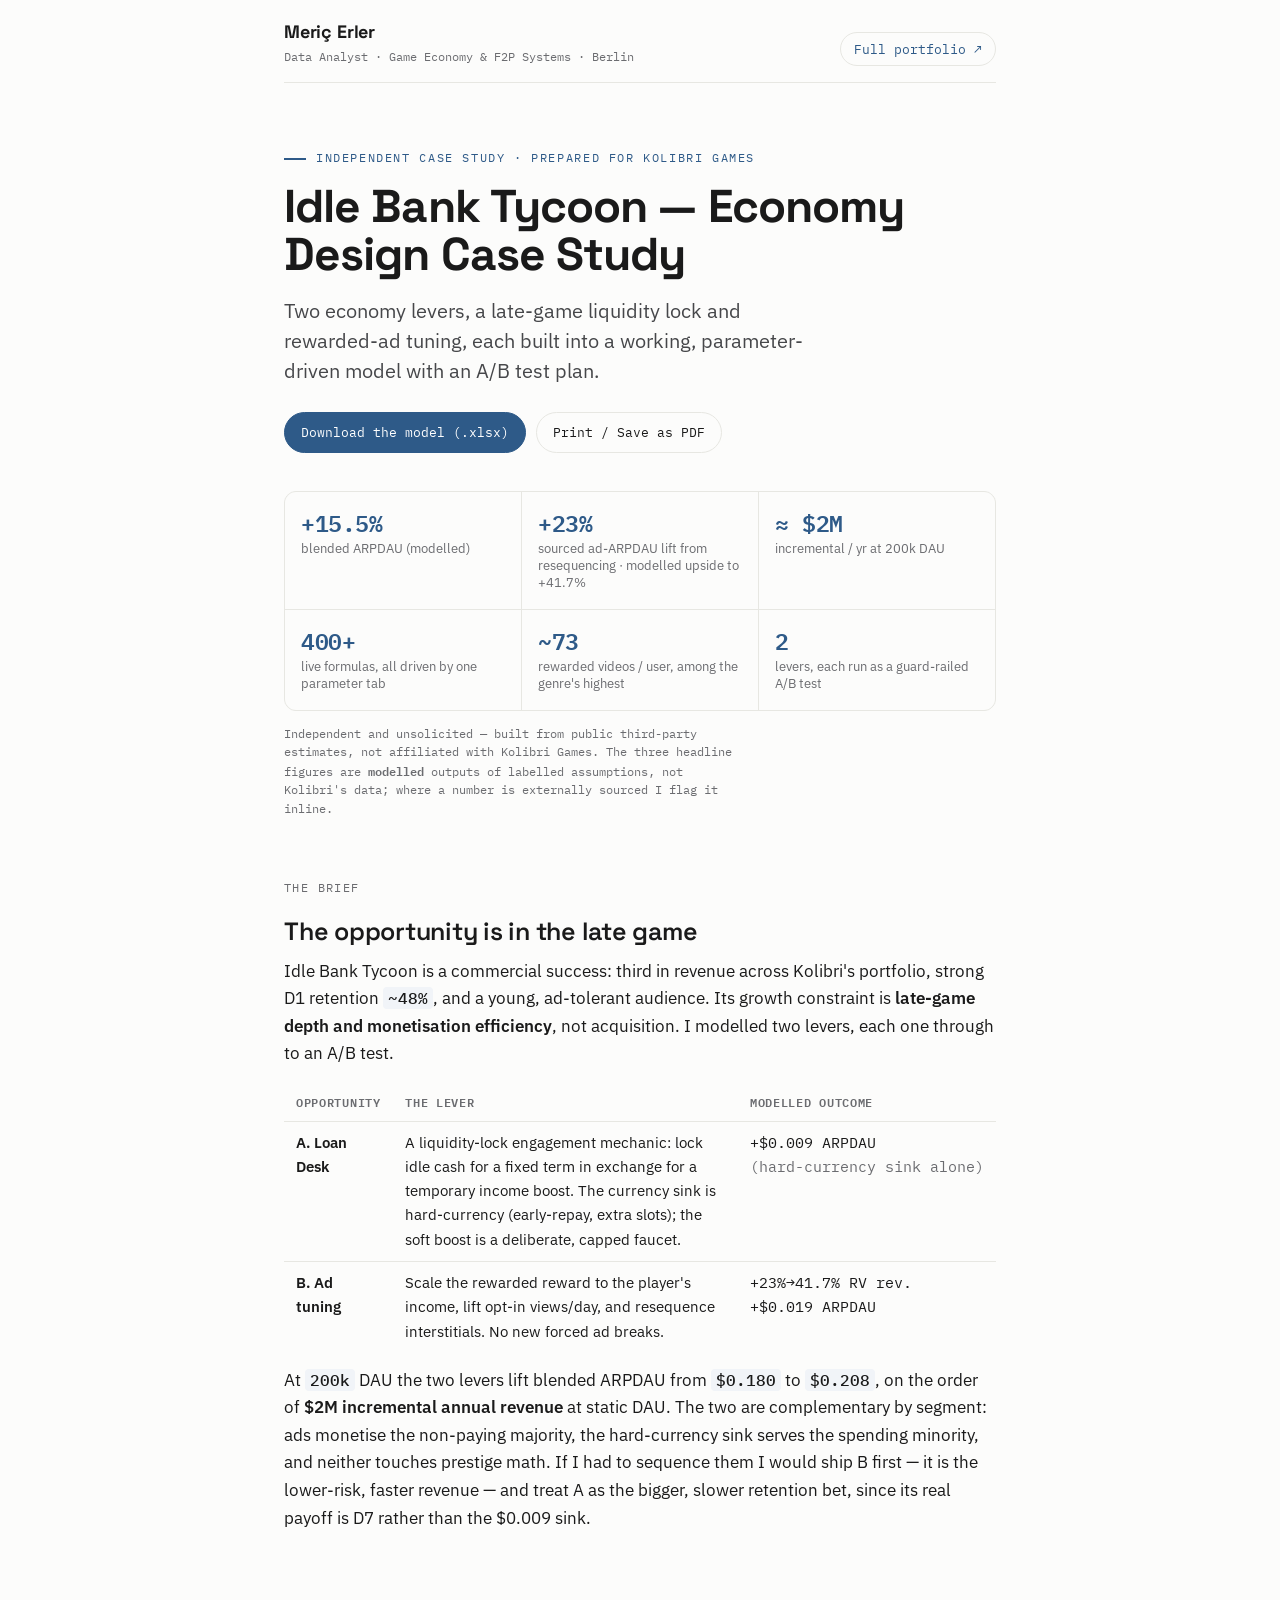
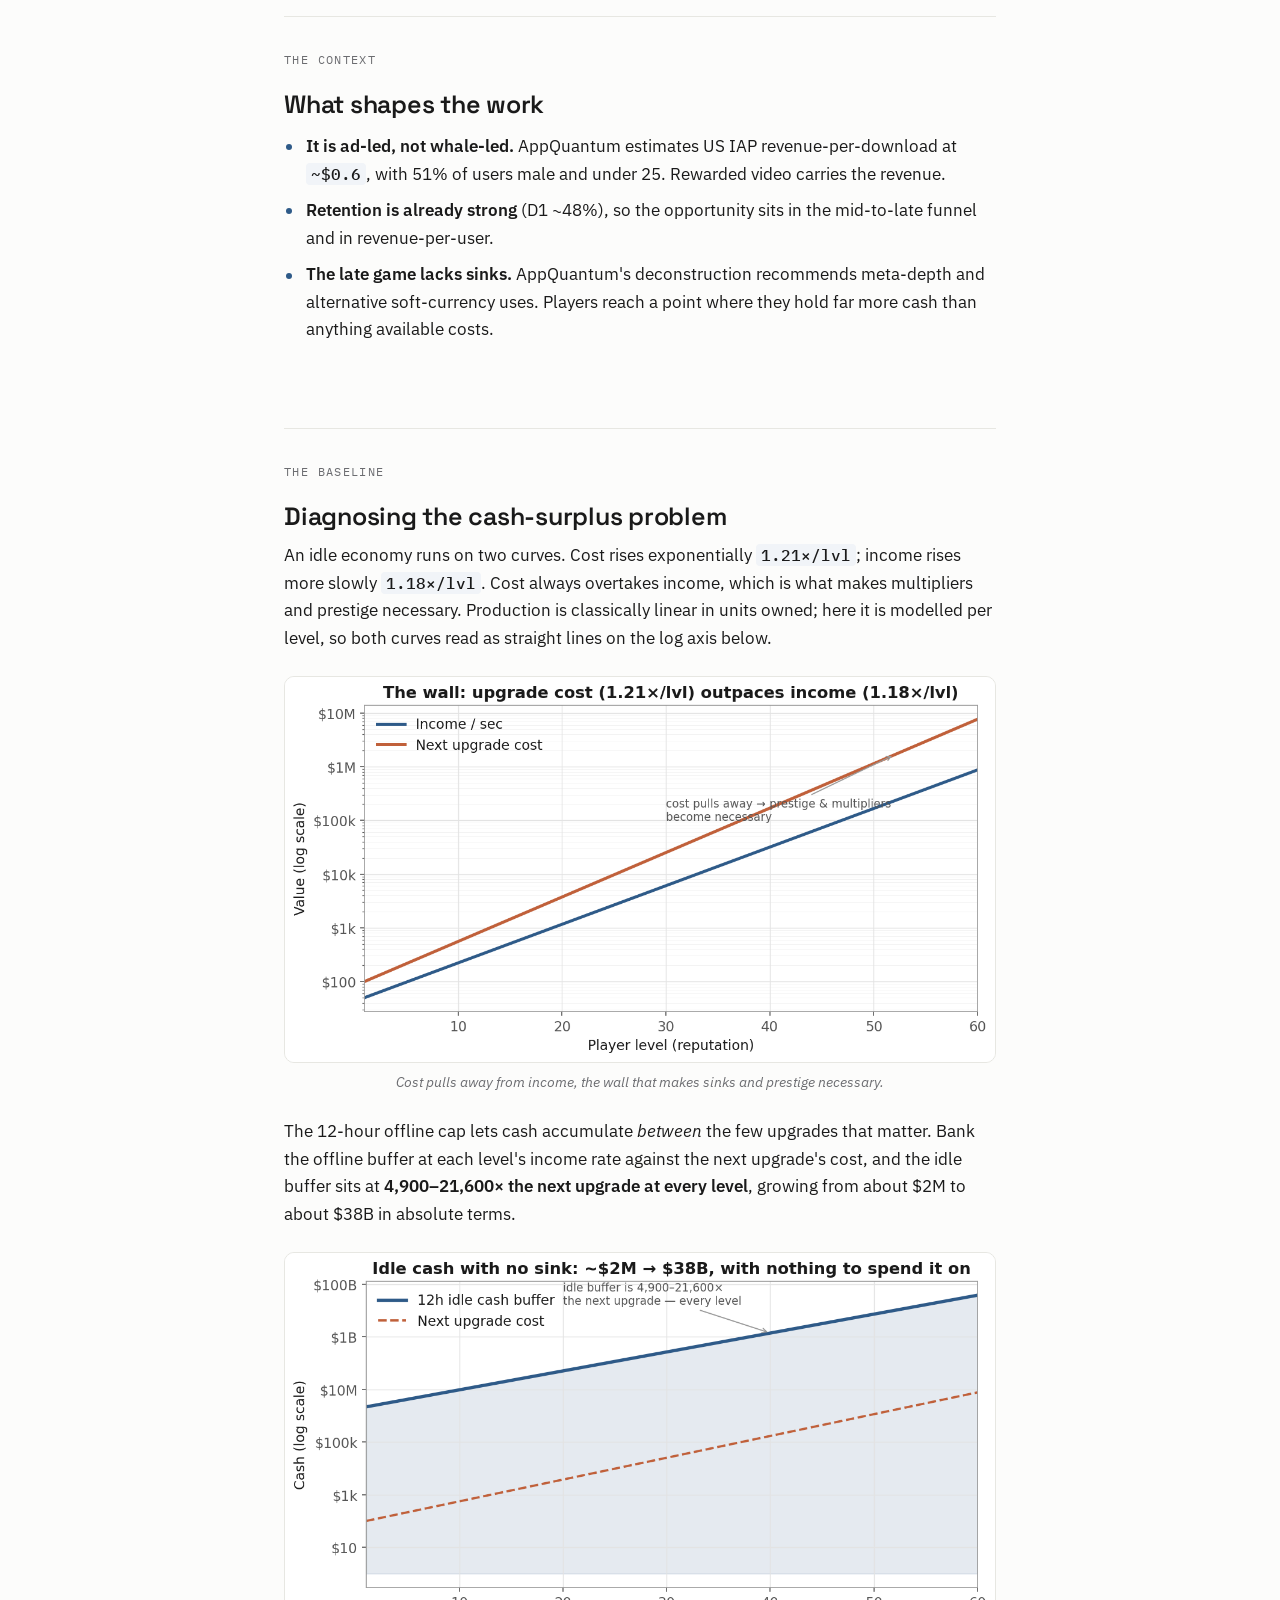
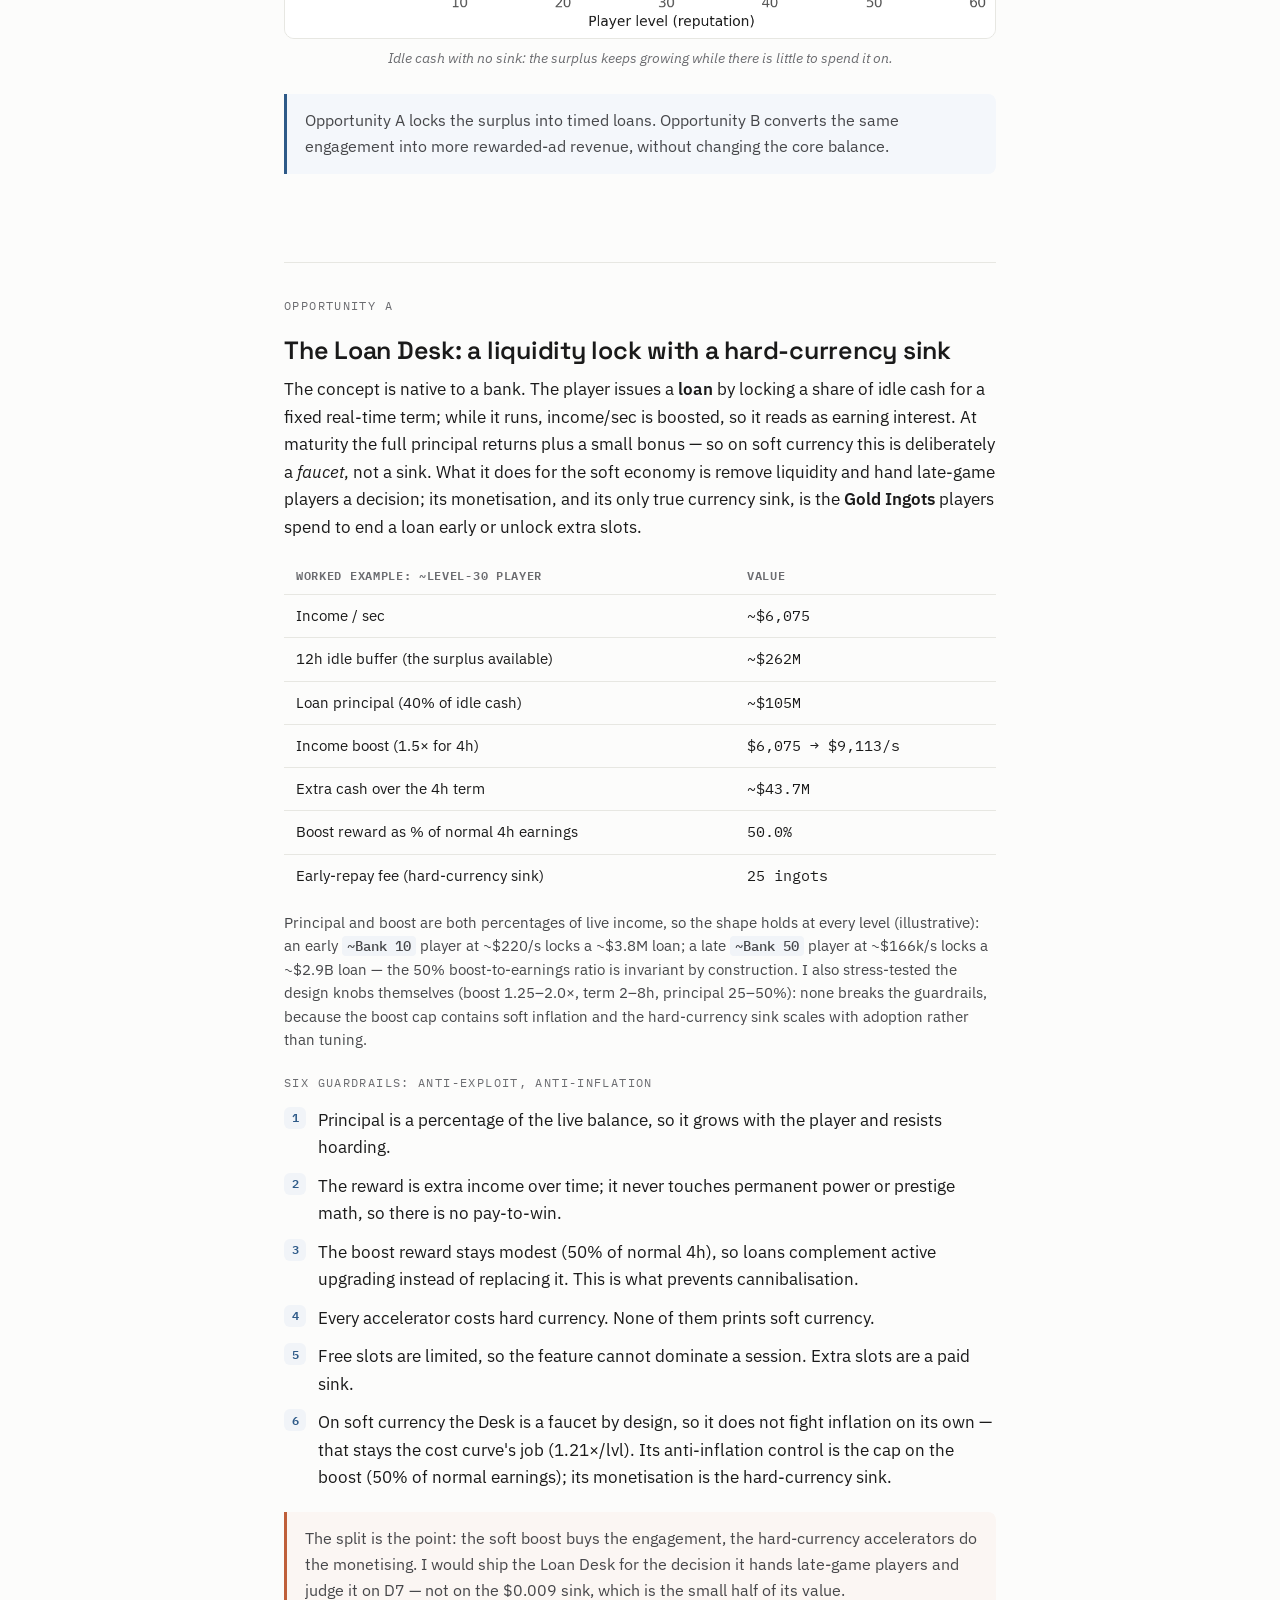
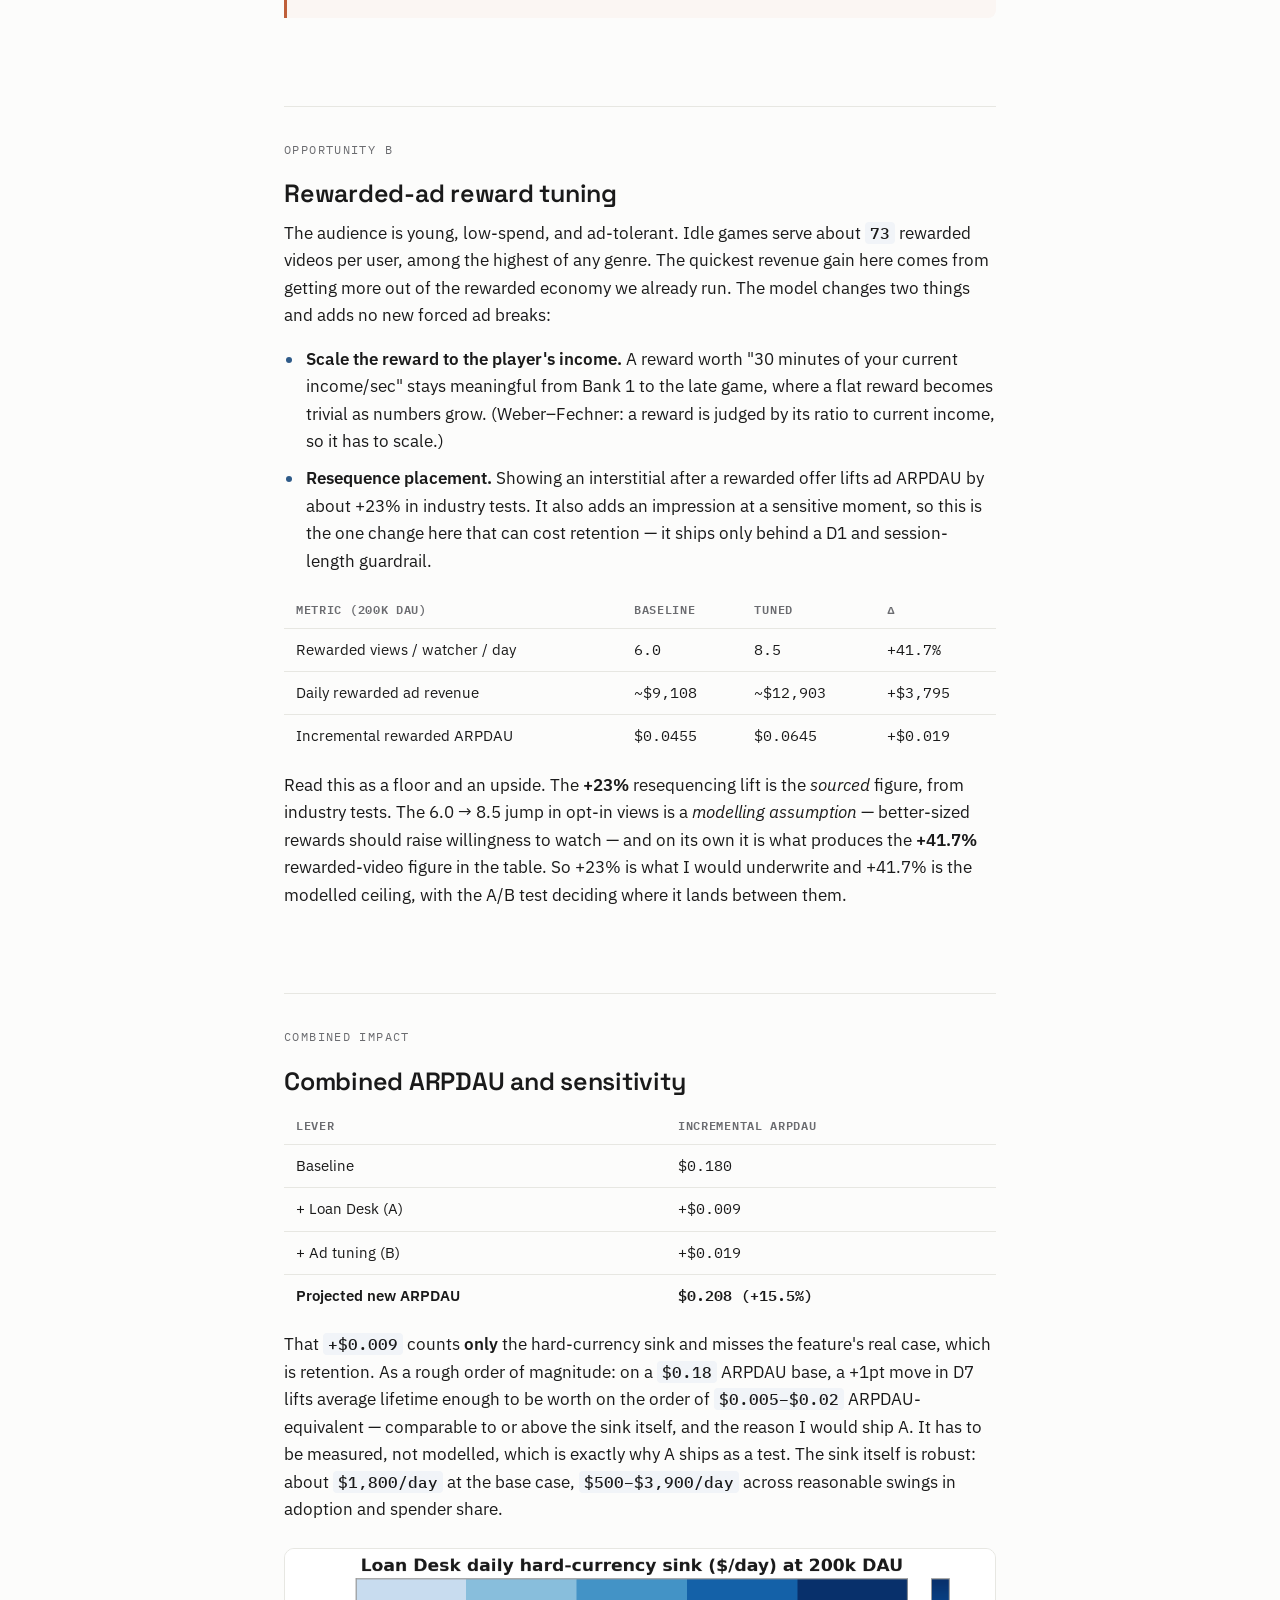
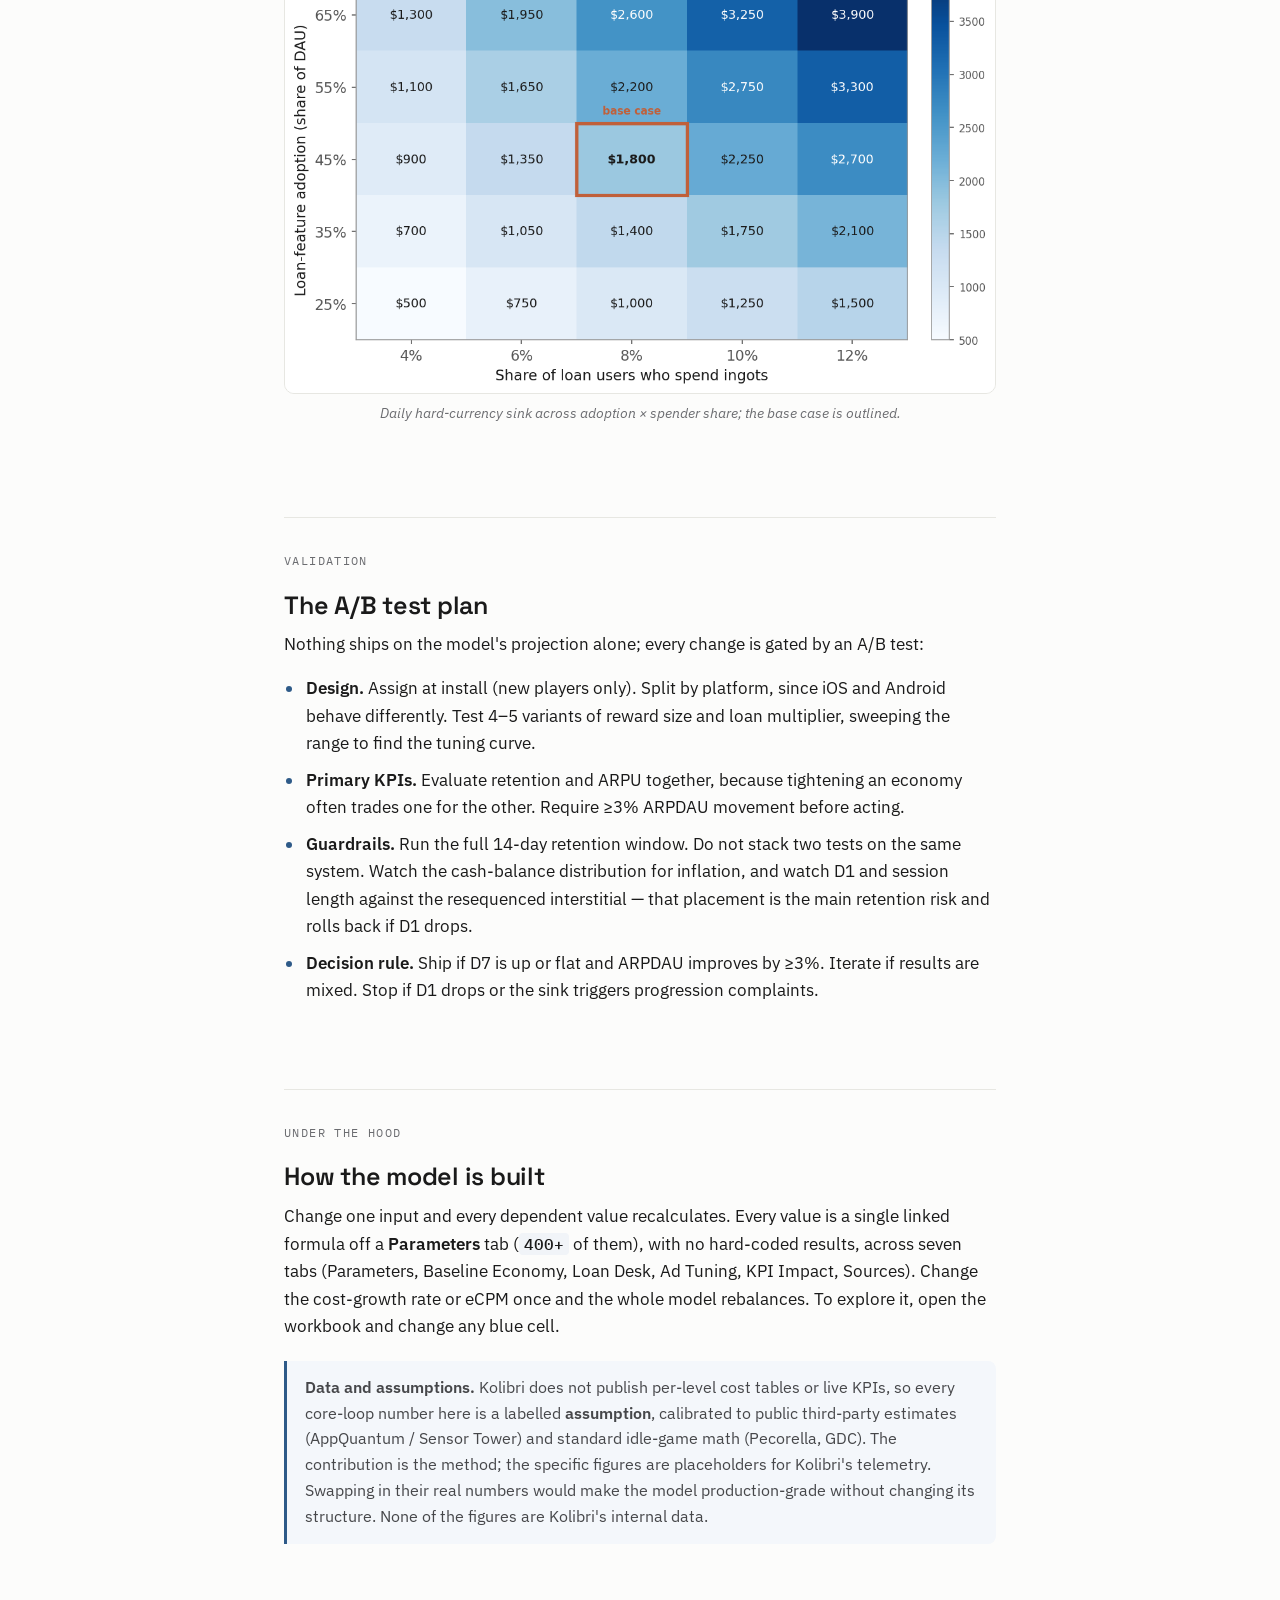
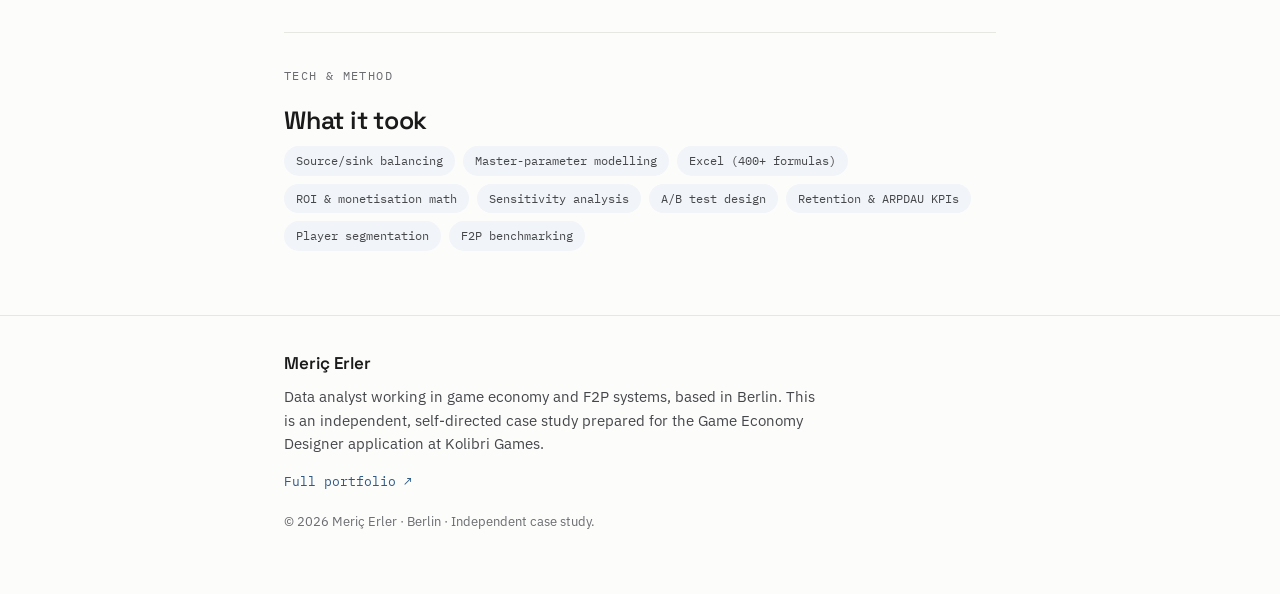
<file: idle-bank-tycoon.html>
<!DOCTYPE html>
<html lang="en">
<head>
<meta charset="utf-8">
<meta name="viewport" content="width=device-width, initial-scale=1.0">
<title>Idle Bank Tycoon — Economy Design Case Study · Meriç Erler</title>
<meta name="description" content="A self-directed game-economy design case study for Idle Bank Tycoon (Kolibri Games): a parameter-driven economy model, a liquidity-lock sink mechanic, rewarded-ad tuning, and an A/B test plan. +15.5% modelled ARPDAU.">
<link rel="preconnect" href="https://fonts.googleapis.com">
<link rel="preconnect" href="https://fonts.gstatic.com" crossorigin>
<link href="https://fonts.googleapis.com/css2?family=Space+Grotesk:wght@500;600;700&family=IBM+Plex+Sans:wght@400;500;600&family=IBM+Plex+Mono:wght@400;500;600&display=swap" rel="stylesheet">
<style>
  :root{
    --ink:#1a1a1a; --ink-soft:#46474a; --muted:#6b6c70;
    --paper:#fcfcfb; --line:#e7e7e2; --chip:#f1f4f8;
    --blue:#2e5a88; --blue-deep:#1f4468; --clay:#bf5f3a;
    --display:"Space Grotesk",system-ui,sans-serif;
    --body:"IBM Plex Sans",system-ui,-apple-system,Segoe UI,sans-serif;
    --mono:"IBM Plex Mono",ui-monospace,SFMono-Regular,Menlo,monospace;
  }
  *{box-sizing:border-box}
  html{-webkit-text-size-adjust:100%}
  body{
    margin:0;background:var(--paper);color:var(--ink);
    font-family:var(--body);font-size:17px;line-height:1.62;
    -webkit-font-smoothing:antialiased;
  }
  .wrap{max-width:760px;margin:0 auto;padding:0 24px}

  /* masthead — report letterhead (not site nav) */
  .masthead{display:flex;align-items:flex-end;justify-content:space-between;gap:18px;padding:22px 0 16px;border-bottom:1px solid var(--line);flex-wrap:wrap}
  .masthead .name{font-family:var(--display);font-weight:700;font-size:18px;letter-spacing:-.01em;color:var(--ink);line-height:1.1}
  .masthead .role{font-family:var(--mono);font-size:12px;color:var(--muted);margin-top:5px}
  .port-link{font-family:var(--mono);font-size:12.5px;color:var(--blue);text-decoration:none;border:1px solid var(--line);border-radius:999px;padding:6px 13px;white-space:nowrap}
  .port-link:hover{border-color:var(--blue);background:#f4f7fb}

  /* hero */
  header.hero{padding:40px 0 8px}
  .eyebrow{font-family:var(--mono);text-transform:uppercase;letter-spacing:.14em;font-size:11.5px;color:var(--blue);margin:26px 0 14px;display:flex;align-items:center;gap:10px}
  .eyebrow::before{content:"";width:22px;height:2px;background:var(--blue);display:inline-block}
  h1{font-family:var(--display);font-weight:700;font-size:clamp(30px,5.4vw,46px);line-height:1.05;letter-spacing:-.02em;margin:0 0 18px}
  .lede{font-size:20px;line-height:1.5;color:var(--ink-soft);margin:0 0 26px;max-width:44ch}
  .actions{display:flex;flex-wrap:wrap;gap:10px;margin-bottom:8px}
  .btn{font-family:var(--mono);font-size:12.5px;text-decoration:none;border-radius:999px;padding:9px 16px;border:1px solid var(--line);color:var(--ink);transition:border-color .15s,color .15s,background .15s}
  .btn:hover{border-color:var(--blue);color:var(--blue)}
  .btn.primary{background:var(--blue);color:#fff;border-color:var(--blue)}
  .btn.primary:hover{background:var(--blue-deep);color:#fff}

  /* metric chips */
  .metrics{display:grid;grid-template-columns:repeat(3,1fr);gap:1px;background:var(--line);border:1px solid var(--line);border-radius:12px;overflow:hidden;margin:38px 0 6px}
  .metric{background:var(--paper);padding:18px 16px}
  .metric .v{font-family:var(--mono);font-weight:600;font-size:23px;letter-spacing:-.02em;color:var(--blue);line-height:1.1}
  .metric .v.clay{color:var(--clay)}
  .metric .k{font-size:12.5px;color:var(--muted);margin-top:5px;line-height:1.35}
  .hero-note{font-family:var(--mono);font-size:12px;color:var(--muted);line-height:1.55;margin:14px 0 0;max-width:66ch}
  @media(max-width:560px){.metrics{grid-template-columns:repeat(2,1fr)}}

  /* sections */
  section{padding:34px 0;border-top:1px solid var(--line);margin-top:34px}
  section:first-of-type{border-top:none;margin-top:18px}
  h2{font-family:var(--display);font-weight:600;font-size:25px;letter-spacing:-.01em;margin:0 0 6px}
  .kicker{font-family:var(--mono);font-size:11.5px;letter-spacing:.12em;text-transform:uppercase;color:var(--muted);margin:0 0 14px}
  p{margin:0 0 16px}
  strong{font-weight:600}
  .num{font-family:var(--mono);font-weight:500;font-size:.94em;background:var(--chip);padding:1px 5px;border-radius:4px}
  a.inl{color:var(--blue);text-decoration:none;border-bottom:1px solid rgba(46,90,136,.3)}
  a.inl:hover{border-bottom-color:var(--blue)}

  ul.clean{list-style:none;padding:0;margin:0 0 16px}
  ul.clean li{position:relative;padding-left:22px;margin:9px 0}
  ul.clean li::before{content:"";position:absolute;left:2px;top:.66em;width:6px;height:6px;border-radius:50%;background:var(--blue)}
  ol.guard{padding-left:0;margin:0;list-style:none;counter-reset:g}
  ol.guard li{position:relative;padding-left:34px;margin:11px 0;counter-increment:g}
  ol.guard li::before{content:counter(g);position:absolute;left:0;top:0;font-family:var(--mono);font-size:12px;font-weight:600;color:var(--blue);background:var(--chip);width:22px;height:22px;border-radius:6px;display:grid;place-items:center}

  /* callout */
  .callout{border-left:3px solid var(--clay);background:#fbf6f3;padding:14px 18px;border-radius:0 8px 8px 0;margin:20px 0;font-size:16px;color:var(--ink-soft)}
  .callout.blue{border-left-color:var(--blue);background:#f4f7fb}

  /* table */
  .tbl{width:100%;border-collapse:collapse;margin:6px 0 14px;font-size:15px}
  .tbl th,.tbl td{text-align:left;padding:9px 12px;border-bottom:1px solid var(--line);vertical-align:top}
  .tbl th{font-family:var(--mono);font-size:11.5px;text-transform:uppercase;letter-spacing:.06em;color:var(--muted);font-weight:600}
  .tbl td.v{font-family:var(--mono);white-space:nowrap;color:var(--ink)}
  .tbl tr:last-child td{border-bottom:none}

  /* figure */
  figure{margin:24px 0}
  figure img{width:100%;height:auto;display:block;border:1px solid var(--line);border-radius:10px;background:#fff}
  figcaption{font-size:13.5px;color:var(--muted);font-style:italic;margin-top:9px;text-align:center}

  /* tags */
  .tags{display:flex;flex-wrap:wrap;gap:8px;margin-top:6px}
  .tag{font-family:var(--mono);font-size:12px;color:var(--ink-soft);background:var(--chip);border-radius:999px;padding:5px 12px}

  /* footer */
  footer{border-top:1px solid var(--line);margin-top:30px;padding:34px 0 64px}
  .about-name{font-family:var(--display);font-weight:600;font-size:17px;margin-bottom:8px}
  .about-bio{font-size:14.5px;color:var(--ink-soft);max-width:60ch;margin:0 0 16px}
  .about-links{display:flex;flex-wrap:wrap;gap:8px 18px;margin-bottom:20px}
  .about-links a{font-family:var(--mono);font-size:12.5px;color:var(--blue);text-decoration:none}
  .about-links a:hover{text-decoration:underline}
  .copy{font-size:12.5px;color:var(--muted);line-height:1.5}

  :focus-visible{outline:2px solid var(--blue);outline-offset:3px;border-radius:3px}
  @media(prefers-reduced-motion:reduce){*{transition:none!important}}
  @media print{
    body{font-size:10.5pt;background:#fff}
    .port-link,.actions{display:none}
    figure,section,table,.metrics,ol.guard li,ul.clean li,.callout{break-inside:avoid;page-break-inside:avoid}
    h1,h2{page-break-after:avoid}
    a{color:var(--ink)}
    .about-links a,.copy{color:#555}
  }
</style>
</head>
<body>

<div class="wrap">
  <div class="masthead">
    <div>
      <div class="name">Meriç Erler</div>
      <div class="role">Data Analyst · Game Economy &amp; F2P Systems · Berlin</div>
    </div>
    <a class="port-link" href="https://merogith.github.io/Portfolio/">Full portfolio ↗</a>
  </div>
</div>

<header class="hero">
  <div class="wrap">
    <div class="eyebrow">Independent case study · prepared for Kolibri Games</div>
    <h1>Idle Bank Tycoon — Economy Design Case Study</h1>
    <p class="lede">Two economy levers, a late-game liquidity lock and rewarded-ad tuning, each built into a working, parameter-driven model with an A/B test plan.</p>
    <div class="actions">
      <a class="btn primary" href="https://raw.githubusercontent.com/merogith/IdleBankTycoonCaseStudy/main/Idle_Bank_Tycoon_Economy_Model.xlsx">Download the model (.xlsx)</a>
      <a class="btn" href="#" onclick="window.print();return false;" title="Print or save this page as PDF (uses the page's print styles, always current)">Print / Save as PDF</a>
    </div>
    <div class="metrics">
      <div class="metric"><div class="v">+15.5%</div><div class="k">blended ARPDAU (modelled)</div></div>
      <div class="metric"><div class="v">+23%</div><div class="k">sourced ad-ARPDAU lift from resequencing · modelled upside to +41.7%</div></div>
      <div class="metric"><div class="v">≈ $2M</div><div class="k">incremental / yr at 200k DAU</div></div>
      <div class="metric"><div class="v">400+</div><div class="k">live formulas, all driven by one parameter tab</div></div>
      <div class="metric"><div class="v">~73</div><div class="k">rewarded videos / user, among the genre's highest</div></div>
      <div class="metric"><div class="v">2</div><div class="k">levers, each run as a guard-railed A/B test</div></div>
    </div>
    <p class="hero-note">Independent and unsolicited — built from public third-party estimates, not affiliated with Kolibri Games. The three headline figures are <strong>modelled</strong> outputs of labelled assumptions, not Kolibri's data; where a number is externally sourced I flag it inline.</p>
  </div>
</header>

<main class="wrap">

  <section>
    <p class="kicker">The brief</p>
    <h2>The opportunity is in the late game</h2>
    <p>Idle Bank Tycoon is a commercial success: third in revenue across Kolibri's portfolio, strong D1 retention <span class="num">~48%</span>, and a young, ad-tolerant audience. Its growth constraint is <strong>late-game depth and monetisation efficiency</strong>, not acquisition. I modelled two levers, each one through to an A/B test.</p>
    <table class="tbl">
      <tr><th>Opportunity</th><th>The lever</th><th>Modelled outcome</th></tr>
      <tr><td><strong>A. Loan Desk</strong></td><td>A liquidity-lock engagement mechanic: lock idle cash for a fixed term in exchange for a temporary income boost. The currency sink is hard-currency (early-repay, extra slots); the soft boost is a deliberate, capped faucet.</td><td class="v">+$0.009 ARPDAU<br><span style="color:var(--muted)">(hard-currency sink alone)</span></td></tr>
      <tr><td><strong>B. Ad tuning</strong></td><td>Scale the rewarded reward to the player's income, lift opt-in views/day, and resequence interstitials. No new forced ad breaks.</td><td class="v">+23%→41.7% RV rev.<br>+$0.019 ARPDAU</td></tr>
    </table>
    <p>At <span class="num">200k</span> DAU the two levers lift blended ARPDAU from <span class="num">$0.180</span> to <span class="num">$0.208</span>, on the order of <strong>$2M incremental annual revenue</strong> at static DAU. The two are complementary by segment: ads monetise the non-paying majority, the hard-currency sink serves the spending minority, and neither touches prestige math. If I had to sequence them I would ship B first — it is the lower-risk, faster revenue — and treat A as the bigger, slower retention bet, since its real payoff is D7 rather than the $0.009 sink.</p>
  </section>

  <section>
    <p class="kicker">The context</p>
    <h2>What shapes the work</h2>
    <ul class="clean">
      <li><strong>It is ad-led, not whale-led.</strong> AppQuantum estimates US IAP revenue-per-download at <span class="num">~$0.6</span>, with 51% of users male and under 25. Rewarded video carries the revenue.</li>
      <li><strong>Retention is already strong</strong> (D1 ~48%), so the opportunity sits in the mid-to-late funnel and in revenue-per-user.</li>
      <li><strong>The late game lacks sinks.</strong> AppQuantum's deconstruction recommends meta-depth and alternative soft-currency uses. Players reach a point where they hold far more cash than anything available costs.</li>
    </ul>
  </section>

  <section>
    <p class="kicker">The baseline</p>
    <h2>Diagnosing the cash-surplus problem</h2>
    <p>An idle economy runs on two curves. Cost rises exponentially <span class="num">1.21×/lvl</span>; income rises more slowly <span class="num">1.18×/lvl</span>. Cost always overtakes income, which is what makes multipliers and prestige necessary. Production is classically linear in units owned; here it is modelled per level, so both curves read as straight lines on the log axis below.</p>
    <figure><img alt="Income per second versus next upgrade cost across 60 levels on a log scale" src="[data-uri]"><figcaption>Cost pulls away from income, the wall that makes sinks and prestige necessary.</figcaption></figure>
    <p>The 12-hour offline cap lets cash accumulate <em>between</em> the few upgrades that matter. Bank the offline buffer at each level's income rate against the next upgrade's cost, and the idle buffer sits at <strong>4,900–21,600× the next upgrade at every level</strong>, growing from about $2M to about $38B in absolute terms.</p>
    <figure><img alt="12-hour idle cash buffer climbing from 2 million to 38 billion dollars on a log scale" src="[data-uri]"><figcaption>Idle cash with no sink: the surplus keeps growing while there is little to spend it on.</figcaption></figure>
    <div class="callout blue">Opportunity A locks the surplus into timed loans. Opportunity B converts the same engagement into more rewarded-ad revenue, without changing the core balance.</div>
  </section>

  <section>
    <p class="kicker">Opportunity A</p>
    <h2>The Loan Desk: a liquidity lock with a hard-currency sink</h2>
    <p>The concept is native to a bank. The player issues a <strong>loan</strong> by locking a share of idle cash for a fixed real-time term; while it runs, income/sec is boosted, so it reads as earning interest. At maturity the full principal returns plus a small bonus — so on soft currency this is deliberately a <em>faucet</em>, not a sink. What it does for the soft economy is remove liquidity and hand late-game players a decision; its monetisation, and its only true currency sink, is the <strong>Gold Ingots</strong> players spend to end a loan early or unlock extra slots.</p>
    <table class="tbl">
      <tr><th>Worked example: ~level-30 player</th><th>Value</th></tr>
      <tr><td>Income / sec</td><td class="v">~$6,075</td></tr>
      <tr><td>12h idle buffer (the surplus available)</td><td class="v">~$262M</td></tr>
      <tr><td>Loan principal (40% of idle cash)</td><td class="v">~$105M</td></tr>
      <tr><td>Income boost (1.5× for 4h)</td><td class="v">$6,075 → $9,113/s</td></tr>
      <tr><td>Extra cash over the 4h term</td><td class="v">~$43.7M</td></tr>
      <tr><td>Boost reward as % of normal 4h earnings</td><td class="v">50.0%</td></tr>
      <tr><td>Early-repay fee (hard-currency sink)</td><td class="v">25 ingots</td></tr>
    </table>
    <p style="font-size:14.5px;color:var(--ink-soft);margin-top:14px">Principal and boost are both percentages of live income, so the shape holds at every level (illustrative): an early <span class="num">~Bank&nbsp;10</span> player at ~$220/s locks a ~$3.8M loan; a late <span class="num">~Bank&nbsp;50</span> player at ~$166k/s locks a ~$2.9B loan — the 50% boost-to-earnings ratio is invariant by construction. I also stress-tested the design knobs themselves (boost 1.25–2.0×, term 2–8h, principal 25–50%): none breaks the guardrails, because the boost cap contains soft inflation and the hard-currency sink scales with adoption rather than tuning.</p>
    <p class="kicker" style="margin-top:22px">Six guardrails: anti-exploit, anti-inflation</p>
    <ol class="guard">
      <li>Principal is a percentage of the live balance, so it grows with the player and resists hoarding.</li>
      <li>The reward is extra income over time; it never touches permanent power or prestige math, so there is no pay-to-win.</li>
      <li>The boost reward stays modest (50% of normal 4h), so loans complement active upgrading instead of replacing it. This is what prevents cannibalisation.</li>
      <li>Every accelerator costs hard currency. None of them prints soft currency.</li>
      <li>Free slots are limited, so the feature cannot dominate a session. Extra slots are a paid sink.</li>
      <li>On soft currency the Desk is a faucet by design, so it does not fight inflation on its own — that stays the cost curve's job (1.21×/lvl). Its anti-inflation control is the cap on the boost (50% of normal earnings); its monetisation is the hard-currency sink.</li>
    </ol>
    <div class="callout">The split is the point: the soft boost buys the engagement, the hard-currency accelerators do the monetising. I would ship the Loan Desk for the decision it hands late-game players and judge it on D7 — not on the $0.009 sink, which is the small half of its value.</div>
  </section>

  <section>
    <p class="kicker">Opportunity B</p>
    <h2>Rewarded-ad reward tuning</h2>
    <p>The audience is young, low-spend, and ad-tolerant. Idle games serve about <span class="num">73</span> rewarded videos per user, among the highest of any genre. The quickest revenue gain here comes from getting more out of the rewarded economy we already run. The model changes two things and adds no new forced ad breaks:</p>
    <ul class="clean">
      <li><strong>Scale the reward to the player's income.</strong> A reward worth "30 minutes of your current income/sec" stays meaningful from Bank 1 to the late game, where a flat reward becomes trivial as numbers grow. (Weber–Fechner: a reward is judged by its ratio to current income, so it has to scale.)</li>
      <li><strong>Resequence placement.</strong> Showing an interstitial after a rewarded offer lifts ad ARPDAU by about +23% in industry tests. It also adds an impression at a sensitive moment, so this is the one change here that can cost retention — it ships only behind a D1 and session-length guardrail.</li>
    </ul>
    <table class="tbl">
      <tr><th>Metric (200k DAU)</th><th>Baseline</th><th>Tuned</th><th>Δ</th></tr>
      <tr><td>Rewarded views / watcher / day</td><td class="v">6.0</td><td class="v">8.5</td><td class="v">+41.7%</td></tr>
      <tr><td>Daily rewarded ad revenue</td><td class="v">~$9,108</td><td class="v">~$12,903</td><td class="v">+$3,795</td></tr>
      <tr><td>Incremental rewarded ARPDAU</td><td class="v">$0.0455</td><td class="v">$0.0645</td><td class="v">+$0.019</td></tr>
    </table>
    <p>Read this as a floor and an upside. The <strong>+23%</strong> resequencing lift is the <em>sourced</em> figure, from industry tests. The 6.0 → 8.5 jump in opt-in views is a <em>modelling assumption</em> — better-sized rewards should raise willingness to watch — and on its own it is what produces the <strong>+41.7%</strong> rewarded-video figure in the table. So +23% is what I would underwrite and +41.7% is the modelled ceiling, with the A/B test deciding where it lands between them.</p>
  </section>

  <section>
    <p class="kicker">Combined impact</p>
    <h2>Combined ARPDAU and sensitivity</h2>
    <table class="tbl">
      <tr><th>Lever</th><th>Incremental ARPDAU</th></tr>
      <tr><td>Baseline</td><td class="v">$0.180</td></tr>
      <tr><td>+ Loan Desk (A)</td><td class="v">+$0.009</td></tr>
      <tr><td>+ Ad tuning (B)</td><td class="v">+$0.019</td></tr>
      <tr><td><strong>Projected new ARPDAU</strong></td><td class="v"><strong>$0.208 (+15.5%)</strong></td></tr>
    </table>
    <p>That <span class="num">+$0.009</span> counts <strong>only</strong> the hard-currency sink and misses the feature's real case, which is retention. As a rough order of magnitude: on a <span class="num">$0.18</span> ARPDAU base, a +1pt move in D7 lifts average lifetime enough to be worth on the order of <span class="num">$0.005–$0.02</span> ARPDAU-equivalent — comparable to or above the sink itself, and the reason I would ship A. It has to be measured, not modelled, which is exactly why A ships as a test. The sink itself is robust: about <span class="num">$1,800/day</span> at the base case, <span class="num">$500–$3,900/day</span> across reasonable swings in adoption and spender share.</p>
    <figure><img alt="Sensitivity heatmap of the Loan Desk daily dollar sink across adoption and ingot-spender share" src="[data-uri]"><figcaption>Daily hard-currency sink across adoption × spender share; the base case is outlined.</figcaption></figure>
  </section>

  <section>
    <p class="kicker">Validation</p>
    <h2>The A/B test plan</h2>
    <p>Nothing ships on the model's projection alone; every change is gated by an A/B test:</p>
    <ul class="clean">
      <li><strong>Design.</strong> Assign at install (new players only). Split by platform, since iOS and Android behave differently. Test 4–5 variants of reward size and loan multiplier, sweeping the range to find the tuning curve.</li>
      <li><strong>Primary KPIs.</strong> Evaluate retention and ARPU together, because tightening an economy often trades one for the other. Require ≥3% ARPDAU movement before acting.</li>
      <li><strong>Guardrails.</strong> Run the full 14-day retention window. Do not stack two tests on the same system. Watch the cash-balance distribution for inflation, and watch D1 and session length against the resequenced interstitial — that placement is the main retention risk and rolls back if D1 drops.</li>
      <li><strong>Decision rule.</strong> Ship if D7 is up or flat and ARPDAU improves by ≥3%. Iterate if results are mixed. Stop if D1 drops or the sink triggers progression complaints.</li>
    </ul>
  </section>

  <section>
    <p class="kicker">Under the hood</p>
    <h2>How the model is built</h2>
    <p>Change one input and every dependent value recalculates. Every value is a single linked formula off a <strong>Parameters</strong> tab (<span class="num">400+</span> of them), with no hard-coded results, across seven tabs (Parameters, Baseline Economy, Loan Desk, Ad Tuning, KPI Impact, Sources). Change the cost-growth rate or eCPM once and the whole model rebalances. To explore it, open the workbook and change any blue cell.</p>
    <div class="callout blue"><strong>Data and assumptions.</strong> Kolibri does not publish per-level cost tables or live KPIs, so every core-loop number here is a labelled <strong>assumption</strong>, calibrated to public third-party estimates (AppQuantum / Sensor Tower) and standard idle-game math (Pecorella, GDC). The contribution is the method; the specific figures are placeholders for Kolibri's telemetry. Swapping in their real numbers would make the model production-grade without changing its structure. None of the figures are Kolibri's internal data.</div>
  </section>

  <section>
    <p class="kicker">Tech &amp; method</p>
    <h2>What it took</h2>
    <div class="tags">
      <span class="tag">Source/sink balancing</span>
      <span class="tag">Master-parameter modelling</span>
      <span class="tag">Excel (400+ formulas)</span>
      <span class="tag">ROI &amp; monetisation math</span>
      <span class="tag">Sensitivity analysis</span>
      <span class="tag">A/B test design</span>
      <span class="tag">Retention &amp; ARPDAU KPIs</span>
      <span class="tag">Player segmentation</span>
      <span class="tag">F2P benchmarking</span>
    </div>
  </section>

</main>

<footer>
  <div class="wrap">
    <div class="about">
      <div class="about-name">Meriç Erler</div>
      <p class="about-bio">Data analyst working in game economy and F2P systems, based in Berlin. This is an independent, self-directed case study prepared for the Game Economy Designer application at Kolibri Games.</p>
      <div class="about-links">
        <a href="https://merogith.github.io/Portfolio/">Full portfolio ↗</a>
      </div>
    </div>
    <div class="copy">© 2026 Meriç Erler · Berlin · Independent case study.</div>
  </div>
</footer>

</body>
</html>
</file>
<file: fonts.css>
/* Self-hosted fonts (was Google Fonts CDN). Generated; do not hand-edit. */
/* vietnamese */
@font-face {
  font-family: 'Fraunces';
  font-style: normal;
  font-weight: 400 600;
  font-display: swap;
  src: url(assets/fonts/0511eb67.woff2) format('woff2');
  unicode-range: U+0102-0103, U+0110-0111, U+0128-0129, U+0168-0169, U+01A0-01A1, U+01AF-01B0, U+0300-0301, U+0303-0304, U+0308-0309, U+0323, U+0329, U+1EA0-1EF9, U+20AB;
}
/* latin-ext */
@font-face {
  font-family: 'Fraunces';
  font-style: normal;
  font-weight: 400 600;
  font-display: swap;
  src: url(assets/fonts/79671606.woff2) format('woff2');
  unicode-range: U+0100-02BA, U+02BD-02C5, U+02C7-02CC, U+02CE-02D7, U+02DD-02FF, U+0304, U+0308, U+0329, U+1D00-1DBF, U+1E00-1E9F, U+1EF2-1EFF, U+2020, U+20A0-20AB, U+20AD-20C0, U+2113, U+2C60-2C7F, U+A720-A7FF;
}
/* latin */
@font-face {
  font-family: 'Fraunces';
  font-style: normal;
  font-weight: 400 600;
  font-display: swap;
  src: url(assets/fonts/39ce2001.woff2) format('woff2');
  unicode-range: U+0000-00FF, U+0131, U+0152-0153, U+02BB-02BC, U+02C6, U+02DA, U+02DC, U+0304, U+0308, U+0329, U+2000-206F, U+20AC, U+2122, U+2191, U+2193, U+2212, U+2215, U+FEFF, U+FFFD;
}
/* cyrillic-ext */
@font-face {
  font-family: 'Inter';
  font-style: normal;
  font-weight: 400;
  font-display: swap;
  src: url(assets/fonts/ec84a376.woff2) format('woff2');
  unicode-range: U+0460-052F, U+1C80-1C8A, U+20B4, U+2DE0-2DFF, U+A640-A69F, U+FE2E-FE2F;
}
/* cyrillic */
@font-face {
  font-family: 'Inter';
  font-style: normal;
  font-weight: 400;
  font-display: swap;
  src: url(assets/fonts/4ee8fc98.woff2) format('woff2');
  unicode-range: U+0301, U+0400-045F, U+0490-0491, U+04B0-04B1, U+2116;
}
/* greek-ext */
@font-face {
  font-family: 'Inter';
  font-style: normal;
  font-weight: 400;
  font-display: swap;
  src: url(assets/fonts/f55b8d39.woff2) format('woff2');
  unicode-range: U+1F00-1FFF;
}
/* greek */
@font-face {
  font-family: 'Inter';
  font-style: normal;
  font-weight: 400;
  font-display: swap;
  src: url(assets/fonts/eef1e497.woff2) format('woff2');
  unicode-range: U+0370-0377, U+037A-037F, U+0384-038A, U+038C, U+038E-03A1, U+03A3-03FF;
}
/* vietnamese */
@font-face {
  font-family: 'Inter';
  font-style: normal;
  font-weight: 400;
  font-display: swap;
  src: url(assets/fonts/983e9094.woff2) format('woff2');
  unicode-range: U+0102-0103, U+0110-0111, U+0128-0129, U+0168-0169, U+01A0-01A1, U+01AF-01B0, U+0300-0301, U+0303-0304, U+0308-0309, U+0323, U+0329, U+1EA0-1EF9, U+20AB;
}
/* latin-ext */
@font-face {
  font-family: 'Inter';
  font-style: normal;
  font-weight: 400;
  font-display: swap;
  src: url(assets/fonts/39529051.woff2) format('woff2');
  unicode-range: U+0100-02BA, U+02BD-02C5, U+02C7-02CC, U+02CE-02D7, U+02DD-02FF, U+0304, U+0308, U+0329, U+1D00-1DBF, U+1E00-1E9F, U+1EF2-1EFF, U+2020, U+20A0-20AB, U+20AD-20C0, U+2113, U+2C60-2C7F, U+A720-A7FF;
}
/* latin */
@font-face {
  font-family: 'Inter';
  font-style: normal;
  font-weight: 400;
  font-display: swap;
  src: url(assets/fonts/56724408.woff2) format('woff2');
  unicode-range: U+0000-00FF, U+0131, U+0152-0153, U+02BB-02BC, U+02C6, U+02DA, U+02DC, U+0304, U+0308, U+0329, U+2000-206F, U+20AC, U+2122, U+2191, U+2193, U+2212, U+2215, U+FEFF, U+FFFD;
}
/* cyrillic-ext */
@font-face {
  font-family: 'Inter';
  font-style: normal;
  font-weight: 500;
  font-display: swap;
  src: url(assets/fonts/ec84a376.woff2) format('woff2');
  unicode-range: U+0460-052F, U+1C80-1C8A, U+20B4, U+2DE0-2DFF, U+A640-A69F, U+FE2E-FE2F;
}
/* cyrillic */
@font-face {
  font-family: 'Inter';
  font-style: normal;
  font-weight: 500;
  font-display: swap;
  src: url(assets/fonts/4ee8fc98.woff2) format('woff2');
  unicode-range: U+0301, U+0400-045F, U+0490-0491, U+04B0-04B1, U+2116;
}
/* greek-ext */
@font-face {
  font-family: 'Inter';
  font-style: normal;
  font-weight: 500;
  font-display: swap;
  src: url(assets/fonts/f55b8d39.woff2) format('woff2');
  unicode-range: U+1F00-1FFF;
}
/* greek */
@font-face {
  font-family: 'Inter';
  font-style: normal;
  font-weight: 500;
  font-display: swap;
  src: url(assets/fonts/eef1e497.woff2) format('woff2');
  unicode-range: U+0370-0377, U+037A-037F, U+0384-038A, U+038C, U+038E-03A1, U+03A3-03FF;
}
/* vietnamese */
@font-face {
  font-family: 'Inter';
  font-style: normal;
  font-weight: 500;
  font-display: swap;
  src: url(assets/fonts/983e9094.woff2) format('woff2');
  unicode-range: U+0102-0103, U+0110-0111, U+0128-0129, U+0168-0169, U+01A0-01A1, U+01AF-01B0, U+0300-0301, U+0303-0304, U+0308-0309, U+0323, U+0329, U+1EA0-1EF9, U+20AB;
}
/* latin-ext */
@font-face {
  font-family: 'Inter';
  font-style: normal;
  font-weight: 500;
  font-display: swap;
  src: url(assets/fonts/39529051.woff2) format('woff2');
  unicode-range: U+0100-02BA, U+02BD-02C5, U+02C7-02CC, U+02CE-02D7, U+02DD-02FF, U+0304, U+0308, U+0329, U+1D00-1DBF, U+1E00-1E9F, U+1EF2-1EFF, U+2020, U+20A0-20AB, U+20AD-20C0, U+2113, U+2C60-2C7F, U+A720-A7FF;
}
/* latin */
@font-face {
  font-family: 'Inter';
  font-style: normal;
  font-weight: 500;
  font-display: swap;
  src: url(assets/fonts/56724408.woff2) format('woff2');
  unicode-range: U+0000-00FF, U+0131, U+0152-0153, U+02BB-02BC, U+02C6, U+02DA, U+02DC, U+0304, U+0308, U+0329, U+2000-206F, U+20AC, U+2122, U+2191, U+2193, U+2212, U+2215, U+FEFF, U+FFFD;
}
/* cyrillic-ext */
@font-face {
  font-family: 'Inter';
  font-style: normal;
  font-weight: 600;
  font-display: swap;
  src: url(assets/fonts/ec84a376.woff2) format('woff2');
  unicode-range: U+0460-052F, U+1C80-1C8A, U+20B4, U+2DE0-2DFF, U+A640-A69F, U+FE2E-FE2F;
}
/* cyrillic */
@font-face {
  font-family: 'Inter';
  font-style: normal;
  font-weight: 600;
  font-display: swap;
  src: url(assets/fonts/4ee8fc98.woff2) format('woff2');
  unicode-range: U+0301, U+0400-045F, U+0490-0491, U+04B0-04B1, U+2116;
}
/* greek-ext */
@font-face {
  font-family: 'Inter';
  font-style: normal;
  font-weight: 600;
  font-display: swap;
  src: url(assets/fonts/f55b8d39.woff2) format('woff2');
  unicode-range: U+1F00-1FFF;
}
/* greek */
@font-face {
  font-family: 'Inter';
  font-style: normal;
  font-weight: 600;
  font-display: swap;
  src: url(assets/fonts/eef1e497.woff2) format('woff2');
  unicode-range: U+0370-0377, U+037A-037F, U+0384-038A, U+038C, U+038E-03A1, U+03A3-03FF;
}
/* vietnamese */
@font-face {
  font-family: 'Inter';
  font-style: normal;
  font-weight: 600;
  font-display: swap;
  src: url(assets/fonts/983e9094.woff2) format('woff2');
  unicode-range: U+0102-0103, U+0110-0111, U+0128-0129, U+0168-0169, U+01A0-01A1, U+01AF-01B0, U+0300-0301, U+0303-0304, U+0308-0309, U+0323, U+0329, U+1EA0-1EF9, U+20AB;
}
/* latin-ext */
@font-face {
  font-family: 'Inter';
  font-style: normal;
  font-weight: 600;
  font-display: swap;
  src: url(assets/fonts/39529051.woff2) format('woff2');
  unicode-range: U+0100-02BA, U+02BD-02C5, U+02C7-02CC, U+02CE-02D7, U+02DD-02FF, U+0304, U+0308, U+0329, U+1D00-1DBF, U+1E00-1E9F, U+1EF2-1EFF, U+2020, U+20A0-20AB, U+20AD-20C0, U+2113, U+2C60-2C7F, U+A720-A7FF;
}
/* latin */
@font-face {
  font-family: 'Inter';
  font-style: normal;
  font-weight: 600;
  font-display: swap;
  src: url(assets/fonts/56724408.woff2) format('woff2');
  unicode-range: U+0000-00FF, U+0131, U+0152-0153, U+02BB-02BC, U+02C6, U+02DA, U+02DC, U+0304, U+0308, U+0329, U+2000-206F, U+20AC, U+2122, U+2191, U+2193, U+2212, U+2215, U+FEFF, U+FFFD;
}
/* cyrillic-ext */
@font-face {
  font-family: 'Inter';
  font-style: normal;
  font-weight: 700;
  font-display: swap;
  src: url(assets/fonts/ec84a376.woff2) format('woff2');
  unicode-range: U+0460-052F, U+1C80-1C8A, U+20B4, U+2DE0-2DFF, U+A640-A69F, U+FE2E-FE2F;
}
/* cyrillic */
@font-face {
  font-family: 'Inter';
  font-style: normal;
  font-weight: 700;
  font-display: swap;
  src: url(assets/fonts/4ee8fc98.woff2) format('woff2');
  unicode-range: U+0301, U+0400-045F, U+0490-0491, U+04B0-04B1, U+2116;
}
/* greek-ext */
@font-face {
  font-family: 'Inter';
  font-style: normal;
  font-weight: 700;
  font-display: swap;
  src: url(assets/fonts/f55b8d39.woff2) format('woff2');
  unicode-range: U+1F00-1FFF;
}
/* greek */
@font-face {
  font-family: 'Inter';
  font-style: normal;
  font-weight: 700;
  font-display: swap;
  src: url(assets/fonts/eef1e497.woff2) format('woff2');
  unicode-range: U+0370-0377, U+037A-037F, U+0384-038A, U+038C, U+038E-03A1, U+03A3-03FF;
}
/* vietnamese */
@font-face {
  font-family: 'Inter';
  font-style: normal;
  font-weight: 700;
  font-display: swap;
  src: url(assets/fonts/983e9094.woff2) format('woff2');
  unicode-range: U+0102-0103, U+0110-0111, U+0128-0129, U+0168-0169, U+01A0-01A1, U+01AF-01B0, U+0300-0301, U+0303-0304, U+0308-0309, U+0323, U+0329, U+1EA0-1EF9, U+20AB;
}
/* latin-ext */
@font-face {
  font-family: 'Inter';
  font-style: normal;
  font-weight: 700;
  font-display: swap;
  src: url(assets/fonts/39529051.woff2) format('woff2');
  unicode-range: U+0100-02BA, U+02BD-02C5, U+02C7-02CC, U+02CE-02D7, U+02DD-02FF, U+0304, U+0308, U+0329, U+1D00-1DBF, U+1E00-1E9F, U+1EF2-1EFF, U+2020, U+20A0-20AB, U+20AD-20C0, U+2113, U+2C60-2C7F, U+A720-A7FF;
}
/* latin */
@font-face {
  font-family: 'Inter';
  font-style: normal;
  font-weight: 700;
  font-display: swap;
  src: url(assets/fonts/56724408.woff2) format('woff2');
  unicode-range: U+0000-00FF, U+0131, U+0152-0153, U+02BB-02BC, U+02C6, U+02DA, U+02DC, U+0304, U+0308, U+0329, U+2000-206F, U+20AC, U+2122, U+2191, U+2193, U+2212, U+2215, U+FEFF, U+FFFD;
}
/* cyrillic-ext */
@font-face {
  font-family: 'JetBrains Mono';
  font-style: normal;
  font-weight: 500;
  font-display: swap;
  src: url(assets/fonts/27e1b5c3.woff2) format('woff2');
  unicode-range: U+0460-052F, U+1C80-1C8A, U+20B4, U+2DE0-2DFF, U+A640-A69F, U+FE2E-FE2F;
}
/* cyrillic */
@font-face {
  font-family: 'JetBrains Mono';
  font-style: normal;
  font-weight: 500;
  font-display: swap;
  src: url(assets/fonts/b1b0412a.woff2) format('woff2');
  unicode-range: U+0301, U+0400-045F, U+0490-0491, U+04B0-04B1, U+2116;
}
/* greek */
@font-face {
  font-family: 'JetBrains Mono';
  font-style: normal;
  font-weight: 500;
  font-display: swap;
  src: url(assets/fonts/fe142708.woff2) format('woff2');
  unicode-range: U+0370-0377, U+037A-037F, U+0384-038A, U+038C, U+038E-03A1, U+03A3-03FF;
}
/* vietnamese */
@font-face {
  font-family: 'JetBrains Mono';
  font-style: normal;
  font-weight: 500;
  font-display: swap;
  src: url(assets/fonts/ab7c1a7e.woff2) format('woff2');
  unicode-range: U+0102-0103, U+0110-0111, U+0128-0129, U+0168-0169, U+01A0-01A1, U+01AF-01B0, U+0300-0301, U+0303-0304, U+0308-0309, U+0323, U+0329, U+1EA0-1EF9, U+20AB;
}
/* latin-ext */
@font-face {
  font-family: 'JetBrains Mono';
  font-style: normal;
  font-weight: 500;
  font-display: swap;
  src: url(assets/fonts/ba16536d.woff2) format('woff2');
  unicode-range: U+0100-02BA, U+02BD-02C5, U+02C7-02CC, U+02CE-02D7, U+02DD-02FF, U+0304, U+0308, U+0329, U+1D00-1DBF, U+1E00-1E9F, U+1EF2-1EFF, U+2020, U+20A0-20AB, U+20AD-20C0, U+2113, U+2C60-2C7F, U+A720-A7FF;
}
/* latin */
@font-face {
  font-family: 'JetBrains Mono';
  font-style: normal;
  font-weight: 500;
  font-display: swap;
  src: url(assets/fonts/480c0625.woff2) format('woff2');
  unicode-range: U+0000-00FF, U+0131, U+0152-0153, U+02BB-02BC, U+02C6, U+02DA, U+02DC, U+0304, U+0308, U+0329, U+2000-206F, U+20AC, U+2122, U+2191, U+2193, U+2212, U+2215, U+FEFF, U+FFFD;
}
/* cyrillic-ext */
@font-face {
  font-family: 'JetBrains Mono';
  font-style: normal;
  font-weight: 600;
  font-display: swap;
  src: url(assets/fonts/27e1b5c3.woff2) format('woff2');
  unicode-range: U+0460-052F, U+1C80-1C8A, U+20B4, U+2DE0-2DFF, U+A640-A69F, U+FE2E-FE2F;
}
/* cyrillic */
@font-face {
  font-family: 'JetBrains Mono';
  font-style: normal;
  font-weight: 600;
  font-display: swap;
  src: url(assets/fonts/b1b0412a.woff2) format('woff2');
  unicode-range: U+0301, U+0400-045F, U+0490-0491, U+04B0-04B1, U+2116;
}
/* greek */
@font-face {
  font-family: 'JetBrains Mono';
  font-style: normal;
  font-weight: 600;
  font-display: swap;
  src: url(assets/fonts/fe142708.woff2) format('woff2');
  unicode-range: U+0370-0377, U+037A-037F, U+0384-038A, U+038C, U+038E-03A1, U+03A3-03FF;
}
/* vietnamese */
@font-face {
  font-family: 'JetBrains Mono';
  font-style: normal;
  font-weight: 600;
  font-display: swap;
  src: url(assets/fonts/ab7c1a7e.woff2) format('woff2');
  unicode-range: U+0102-0103, U+0110-0111, U+0128-0129, U+0168-0169, U+01A0-01A1, U+01AF-01B0, U+0300-0301, U+0303-0304, U+0308-0309, U+0323, U+0329, U+1EA0-1EF9, U+20AB;
}
/* latin-ext */
@font-face {
  font-family: 'JetBrains Mono';
  font-style: normal;
  font-weight: 600;
  font-display: swap;
  src: url(assets/fonts/ba16536d.woff2) format('woff2');
  unicode-range: U+0100-02BA, U+02BD-02C5, U+02C7-02CC, U+02CE-02D7, U+02DD-02FF, U+0304, U+0308, U+0329, U+1D00-1DBF, U+1E00-1E9F, U+1EF2-1EFF, U+2020, U+20A0-20AB, U+20AD-20C0, U+2113, U+2C60-2C7F, U+A720-A7FF;
}
/* latin */
@font-face {
  font-family: 'JetBrains Mono';
  font-style: normal;
  font-weight: 600;
  font-display: swap;
  src: url(assets/fonts/480c0625.woff2) format('woff2');
  unicode-range: U+0000-00FF, U+0131, U+0152-0153, U+02BB-02BC, U+02C6, U+02DA, U+02DC, U+0304, U+0308, U+0329, U+2000-206F, U+20AC, U+2122, U+2191, U+2193, U+2212, U+2215, U+FEFF, U+FFFD;
}
</file>
<file: style.css>
:root{
    --ink:#18181b; --ink-soft:#3f3f46; --muted:#5b5c62;
    --paper:#faf8f3; --line:#e7e3da; --chip:#f3f1ea;
    --blue:#2f6b4f; --blue-deep:#245a40; --clay:#c2632e;
    --display:"Fraunces",Georgia,"Times New Roman",serif;
    --body:"Inter",system-ui,-apple-system,"Segoe UI",Roboto,sans-serif;
    --mono:"JetBrains Mono",ui-monospace,SFMono-Regular,Menlo,monospace;
  }
  *{box-sizing:border-box}
  html{-webkit-text-size-adjust:100%}
  body{
    margin:0;background:var(--paper);color:var(--ink);
    font-family:var(--body);font-size:1.0625rem;line-height:1.62;
    -webkit-font-smoothing:antialiased;
  }
  .wrap{max-width:680px;margin:0 auto;padding:0 24px}

  /* masthead — report letterhead (not site nav) */
  .masthead{display:flex;align-items:flex-end;justify-content:space-between;gap:18px;padding:22px 0 16px;border-bottom:1px solid var(--line);flex-wrap:wrap}
  .masthead .name{font-family:var(--display);font-weight:600;font-size:1.1875rem;letter-spacing:-.01em;color:var(--ink);line-height:1.1}
  .masthead .role{font-family:var(--mono);font-size:0.75rem;color:var(--muted);margin-top:5px}
  .port-link{font-family:var(--mono);font-size:0.78125rem;color:var(--blue);text-decoration:none;border:1px solid var(--line);border-radius:999px;padding:6px 13px;white-space:nowrap}
  .port-link:hover{border-color:var(--blue);background:#e6f0ea}

  /* hero */
  header.hero{padding:40px 0 8px}
  .eyebrow{font-family:var(--mono);text-transform:uppercase;letter-spacing:.14em;font-size:0.71875rem;color:var(--blue);margin:26px 0 14px;display:flex;align-items:center;gap:10px}
  .eyebrow::before{content:"";width:22px;height:2px;background:var(--blue);display:inline-block}
  h1{font-family:var(--display);font-weight:600;font-size:clamp(1.9375rem,5.4vw,2.9375rem);line-height:1.06;letter-spacing:-.015em;margin:0 0 18px}
  .lede{font-size:1.25rem;line-height:1.5;color:var(--ink-soft);margin:0 0 26px;max-width:44ch}
  .actions{display:flex;flex-wrap:wrap;gap:10px;margin-bottom:8px}
  .btn{font-family:var(--mono);font-size:0.78125rem;text-decoration:none;border-radius:999px;padding:9px 16px;border:1px solid var(--line);color:var(--ink);transition:border-color .15s,color .15s,background .15s}
  .btn:hover{border-color:var(--blue);color:var(--blue)}
  .btn.primary{background:var(--blue);color:#fff;border-color:var(--blue)}
  .btn.primary:hover{background:var(--blue-deep);color:#fff}

  /* metric chips */
  .metrics{display:grid;grid-template-columns:repeat(2,1fr);gap:1px;background:var(--line);border:1px solid var(--line);border-radius:12px;overflow:hidden;margin:38px 0 6px}
  .metric{background:var(--paper);padding:18px 16px}
  .metric .v{font-family:var(--mono);font-weight:600;font-size:1.4375rem;letter-spacing:-.02em;color:var(--blue);line-height:1.1}
  .metric .v.clay{color:var(--clay)}
  .metric .k{font-size:0.78125rem;color:var(--muted);margin-top:5px;line-height:1.35}
  .hero-note{font-family:var(--mono);font-size:0.75rem;color:var(--muted);line-height:1.55;margin:14px 0 0;max-width:66ch}
  @media(max-width:560px){html{font-size:106.25%}.metrics{grid-template-columns:repeat(2,1fr)}.tbl{display:block;overflow-x:auto}}

  /* sections */
  section{padding:34px 0;border-top:1px solid var(--line);margin-top:34px}
  section:first-of-type{border-top:none;margin-top:18px}
  h2{font-family:var(--display);font-weight:600;font-size:1.5625rem;letter-spacing:-.01em;margin:0 0 6px}
  .kicker{font-family:var(--mono);font-size:0.71875rem;letter-spacing:.12em;text-transform:uppercase;color:var(--muted);margin:0 0 14px}
  p{margin:0 0 16px}
  strong{font-weight:600}
  .num{font-family:var(--mono);font-weight:500;font-size:.94em;background:var(--chip);padding:1px 5px;border-radius:4px}
  a.inl{color:var(--blue);text-decoration:none;border-bottom:1px solid rgba(47,107,79,.34)}
  a.inl:hover{border-bottom-color:var(--blue)}

  ul.clean{list-style:none;padding:0;margin:0 0 16px}
  ul.clean li{position:relative;padding-left:22px;margin:9px 0}
  ul.clean li::before{content:"";position:absolute;left:2px;top:.66em;width:6px;height:6px;border-radius:50%;background:var(--blue)}
  ol.guard{padding-left:0;margin:0;list-style:none;counter-reset:g}
  ol.guard li{position:relative;padding-left:34px;margin:11px 0;counter-increment:g}
  ol.guard li::before{content:counter(g);position:absolute;left:0;top:0;font-family:var(--mono);font-size:0.75rem;font-weight:600;color:var(--blue);background:var(--chip);width:22px;height:22px;border-radius:6px;display:grid;place-items:center}

  /* callout */
  .callout{border-left:3px solid var(--clay);background:#fbf6f3;padding:14px 18px;border-radius:0 8px 8px 0;margin:20px 0;font-size:1rem;color:var(--ink-soft)}
  .callout.blue{border-left-color:var(--blue);background:#e6f0ea}

  /* table */
  .tbl{width:100%;border-collapse:collapse;margin:6px 0 14px;font-size:0.9375rem}
  .tbl th,.tbl td{text-align:left;padding:9px 12px;border-bottom:1px solid var(--line);vertical-align:top}
  .tbl th{font-family:var(--mono);font-size:0.71875rem;text-transform:uppercase;letter-spacing:.06em;color:var(--muted);font-weight:600}
  .tbl td.v{font-family:var(--mono);white-space:nowrap;color:var(--ink)}
  .tbl tr:last-child td{border-bottom:none}

  /* figure */
  figure{margin:24px 0}
  figure img{width:100%;height:auto;display:block;border:1px solid var(--line);border-radius:10px;background:#fff}
  figcaption{font-size:0.84375rem;color:var(--muted);font-style:italic;margin-top:9px;text-align:center}

  /* tags */
  .tags{display:flex;flex-wrap:wrap;gap:8px;margin-top:6px}
  .tag{font-family:var(--mono);font-size:0.75rem;color:var(--ink-soft);background:var(--chip);border-radius:999px;padding:5px 12px}

  /* footer */
  footer{border-top:1px solid var(--line);margin-top:30px;padding:34px 0 64px}
  .about-name{font-family:var(--display);font-weight:600;font-size:1.0625rem;margin-bottom:8px}
  .about-bio{font-size:0.90625rem;color:var(--ink-soft);max-width:60ch;margin:0 0 16px}
  .about-links{display:flex;flex-wrap:wrap;gap:8px 18px;margin-bottom:20px}
  .about-links a{font-family:var(--mono);font-size:0.78125rem;color:var(--blue);text-decoration:none}
  .about-links a:hover{text-decoration:underline}
  .copy{font-size:0.78125rem;color:var(--muted);line-height:1.5}

  :focus-visible{outline:2px solid var(--blue);outline-offset:3px;border-radius:3px}
  @media(prefers-reduced-motion:reduce){*{transition:none!important}}
  @media print{
    body{font-size:10.5pt;background:#fff}
    .port-link{display:none}
    .actions{display:flex;margin:12px 0;gap:12px}
    .actions .btn{padding:6px 9px;font-size:9pt}
    section{break-inside:auto;page-break-inside:auto}
    figure,table,.metrics,ol.guard li,ul.clean li,.callout{break-inside:avoid;page-break-inside:avoid}
    h1,h2{page-break-after:avoid}
    a{color:var(--ink)}
    .about-links a,.copy{color:#555}
  }

@media print {
 html{font-size:13px}
 .wrap{max-width:none;padding:0}
 header.hero{padding:10px 0}
 h1{font-size:26pt;line-height:1.1;margin-bottom:10px}
 .lede{font-size:12pt;line-height:1.4;margin-bottom:10px}
 .eyebrow{margin:8px 0}
 .metrics{margin:14px 0 6px}
 .metric{padding:10px}
 .metric .v{font-size:14pt}
 .metric .k{font-size:8pt}
 section{padding:14px 0;margin-top:14px}
 p{margin-bottom:9px}
 figure{margin:14px 0}
 figure img{max-height:75mm;object-fit:contain}
 .tbl{font-size:9pt}
 .tbl th,.tbl td{padding:6px 8px}
 footer{padding:12px 0;margin-top:12px;break-inside:avoid}
}
@media print {
 body{font-size:10pt;line-height:1.5}
 section{padding:12px 0;margin-top:12px}
 footer{padding:8px 0;margin-top:8px}
}
</file>
